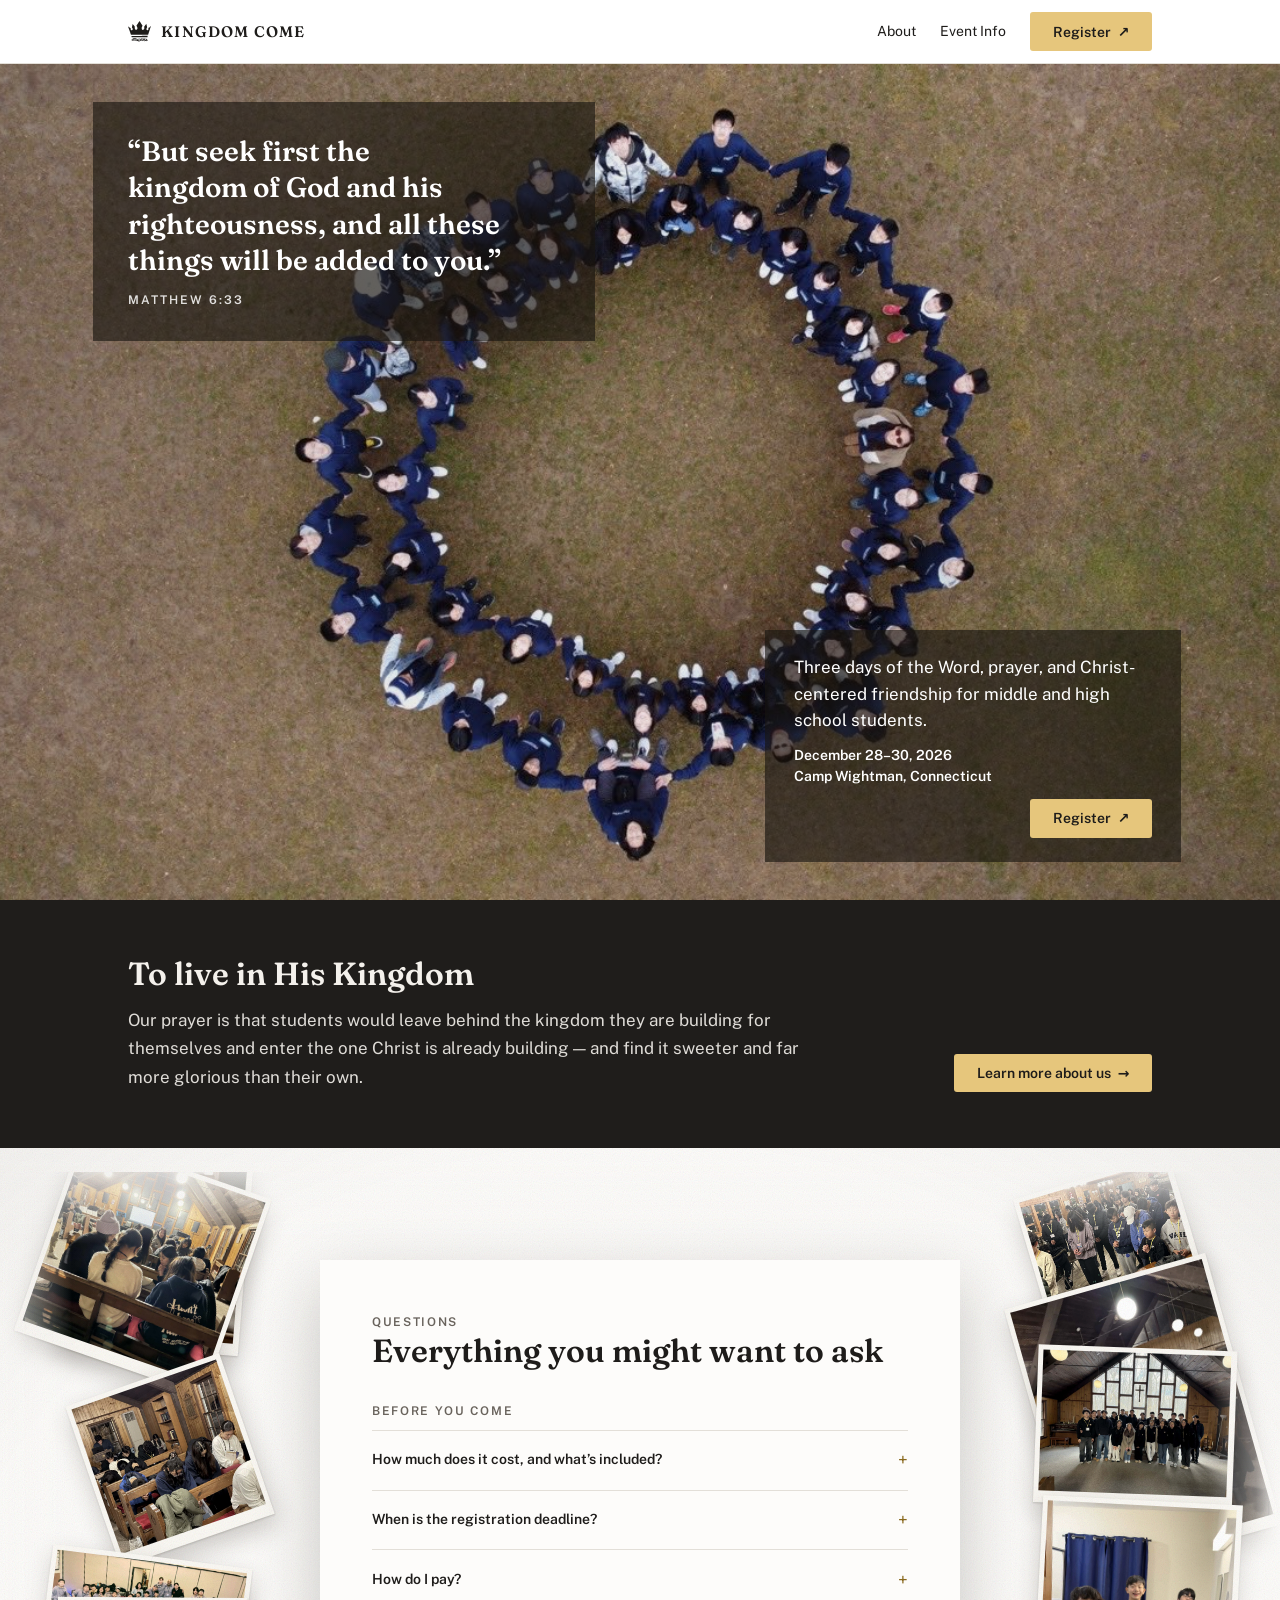
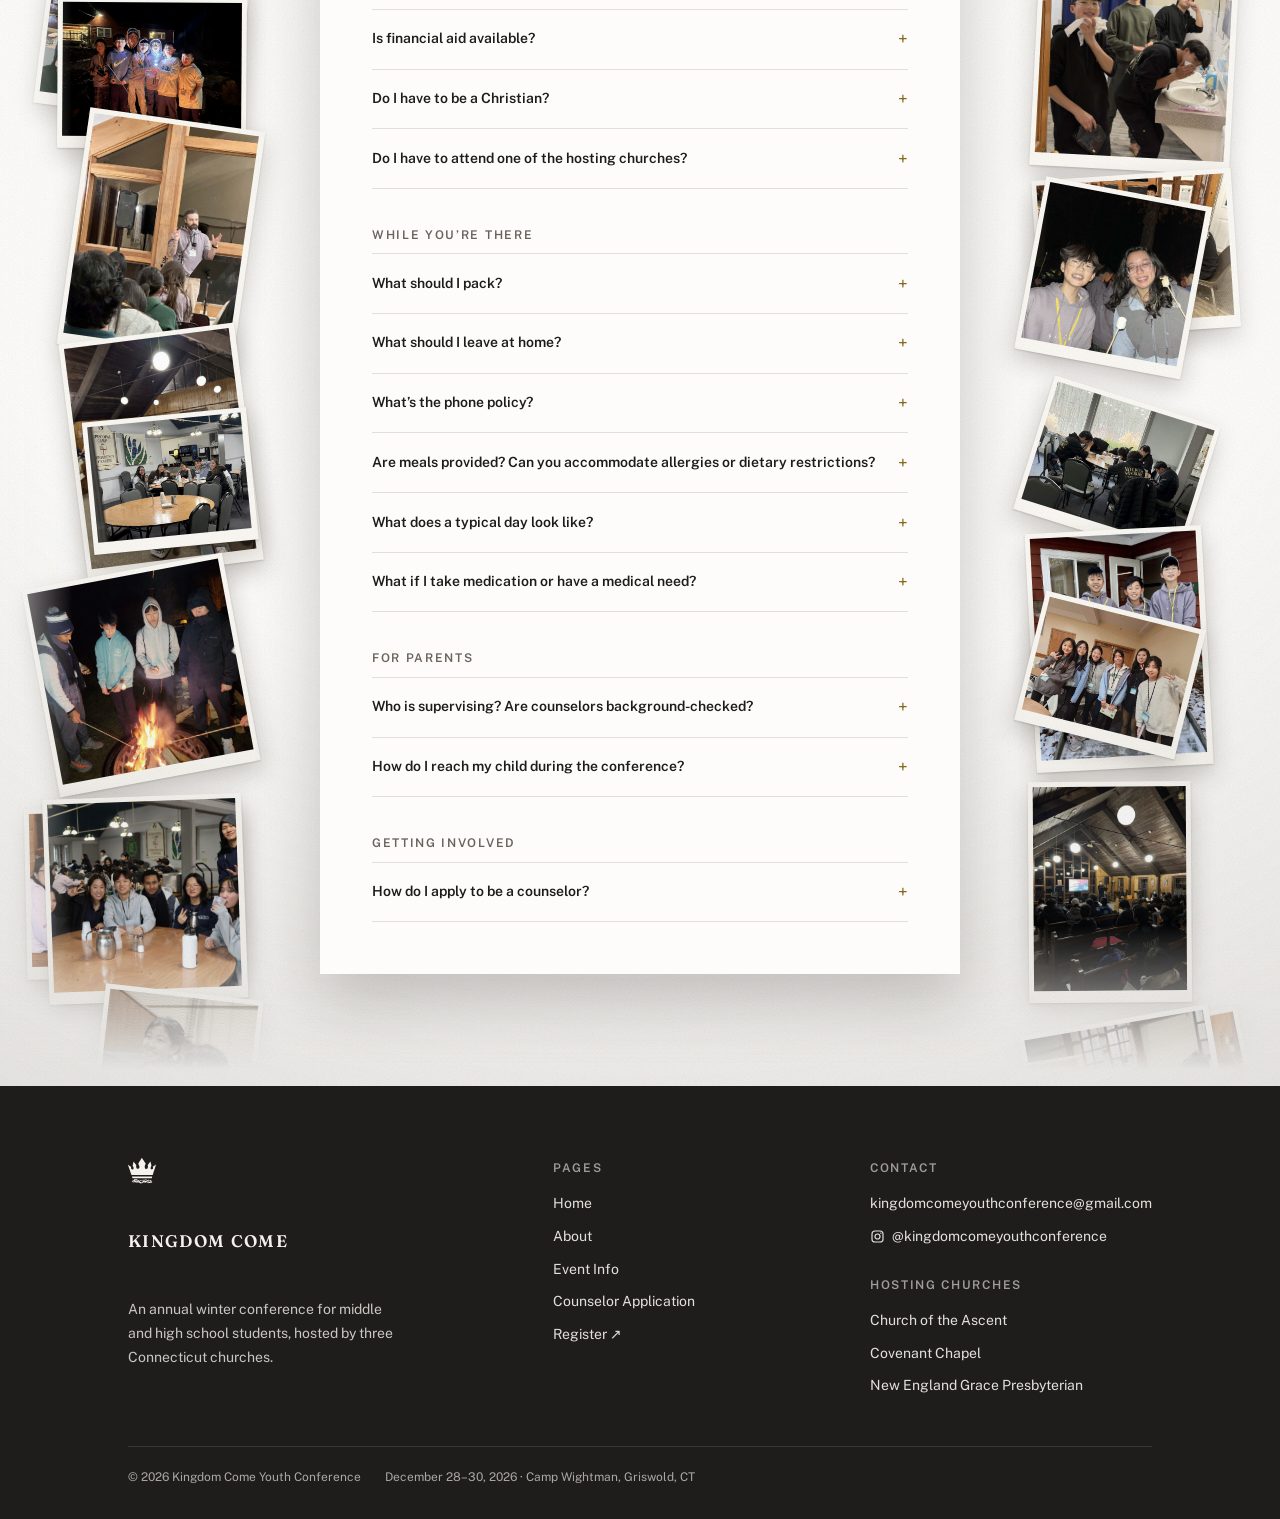
<file: index.html>
<!DOCTYPE html>
<html lang="en">

<head>
  <meta charset="utf-8">
  <meta name="viewport" content="width=device-width, initial-scale=1, viewport-fit=cover">
  <title>Kingdom Come Youth Conference</title>
  <meta name="description"
    content="An annual winter conference for middle and high school students. December 28–30, 2026 at Camp Wightman in Griswold, Connecticut.">
  <link rel="icon" href="/assets/favicon.svg" type="image/svg+xml">
  <link rel="apple-touch-icon" href="/assets/apple-touch-icon.png">
  <link rel="preconnect" href="https://fonts.googleapis.com">
  <link rel="preconnect" href="https://fonts.gstatic.com" crossorigin>
  <link rel="stylesheet"
    href="https://fonts.googleapis.com/css2?family=Fraunces:opsz,wght,SOFT,WONK@9..144,400..700,0..100,0..1&family=Public+Sans:wght@400;600&display=swap">
  <link rel="stylesheet" href="/css/site.css">
</head>

<body>
  <a class="skip" href="#main">Skip to content</a>

  <header class="site-header">
    <div class="wrap">
      <a class="brand" href="/">
        <span class="crown-mark brand-crown" aria-hidden="true"></span>
        <span class="brand-word">Kingdom Come</span>
      </a>
      <nav class="nav" aria-label="Primary">
        <a class="nav-link" href="/about.html">About</a>
        <a class="nav-link" href="/event.html">Event Info</a>
        <!-- TODO: this is the 2025 JotForm. Swap for the 2026 form when it exists. -->
        <a class="btn btn--accent" href="https://form.jotform.com/262598388114165" target="_blank"
          rel="noopener">Register <span aria-hidden="true">&#8599;</span></a>
      </nav>
      <button class="menu-toggle" id="menu-toggle" aria-expanded="false" aria-controls="menu-overlay">
        <span class="bars" aria-hidden="true"></span>
        <span class="visually-hidden">Menu</span>
      </button>
    </div>
  </header>

  <div class="overlay" id="menu-overlay" hidden>
    <button class="overlay-close" id="menu-close" aria-label="Close menu">&times;</button>
    <a href="/">Home</a>
    <a href="/about.html">About</a>
    <a href="/event.html">Event Info</a>
    <a class="btn btn--accent" href="https://form.jotform.com/262598388114165" target="_blank" rel="noopener">Register
      <span aria-hidden="true">&#8599;</span></a>
    <a class="overlay-small" href="/apply/">Counselor Application</a>
  </div>

  <main id="main">

    <section class="hero">
      <div class="hero-slides" aria-hidden="true">
        <div class="hero-slide" data-active><img src="/assets/photos/hero-1-1920.jpg"
            srcset="/assets/photos/hero-1-1280.jpg 1280w, /assets/photos/hero-1-1920.jpg 1920w, /assets/photos/hero-1-2560.jpg 2560w"
            sizes="100vw" alt="" fetchpriority="high"></div>
        <div class="hero-slide"><img src="/assets/photos/hero-2-1920.jpg"
            srcset="/assets/photos/hero-2-1280.jpg 1280w, /assets/photos/hero-2-1920.jpg 1920w, /assets/photos/hero-2-2560.jpg 2560w"
            sizes="100vw" alt="" fetchpriority="low" decoding="async"></div>
        <div class="hero-slide"><img src="/assets/photos/hero-3-1920.jpg"
            srcset="/assets/photos/hero-3-1280.jpg 1280w, /assets/photos/hero-3-1920.jpg 1920w, /assets/photos/hero-3-2560.jpg 2560w"
            sizes="100vw" alt="" fetchpriority="low" decoding="async"></div>
        <div class="hero-slide"><img src="/assets/photos/hero-4-1920.jpg"
            srcset="/assets/photos/hero-4-1280.jpg 1280w, /assets/photos/hero-4-1920.jpg 1920w, /assets/photos/hero-4-2560.jpg 2560w"
            sizes="100vw" alt="" fetchpriority="low" decoding="async"></div>
        <div class="hero-slide"><img src="/assets/photos/hero-5-1920.jpg"
            srcset="/assets/photos/hero-5-1280.jpg 1280w, /assets/photos/hero-5-1920.jpg 1920w"
            sizes="100vw" alt="" fetchpriority="low" decoding="async"></div>
      </div>

      <div class="hero-inner">
        <div class="hero-lede">
          <h1 class="verse">&ldquo;But seek first the kingdom of God and his righteousness, and all these things will be
            added to you.&rdquo;</h1>
          <p class="verse-ref">Matthew 6:33</p>
        </div>

        <div class="hero-facts">
          <p class="hero-meta">Three days of the Word, prayer, and Christ-centered friendship for middle and high
            school students.</p>
          <p class="hero-when">December 28&ndash;30, 2026<br>Camp Wightman, Connecticut</p>
          <a class="btn btn--accent" href="https://form.jotform.com/262598388114165" target="_blank" rel="noopener">
            Register <span aria-hidden="true">&#8599;</span></a>
        </div>
      </div>
      </section>



    <!-- The home page's one ink band, which is what stops the hero and the FAQ
         from running together: the FAQ floor is --paper and the prints lie on it,
         so a paper section above it reads as the same blank surface continuing.
         Ink gives the floor an edge to start from. DESIGN.md caps bands at two a
         page; this and the footer are the two. -->
    <section class="band band--intro">
      <div class="wrap">
        <div class="band-text">
          <h2 class="h2">To live in His Kingdom</h2>
          <p class="band-lede">Our prayer is that students would leave behind the kingdom they are building for
            themselves and enter the one Christ is already building &mdash; and find it sweeter and far more glorious
            than their own.</p>
        </div>
        <a class="btn btn--onband" href="/about.html">Learn more about us <span
            aria-hidden="true">&rarr;</span></a>
      </div>
    </section>

    <section class="section faq-scene" id="faq">
      <div class="faq-scatter" aria-hidden="true">
        <figure class="snap" style="--side:-1;--off:30.64rem;--y:3.3rem;--r:4.7deg;--w:13.5rem;--ar:3 / 4"><img src="/assets/photos/collage-1.jpg" alt="" loading="lazy"></figure>
        <figure class="snap" style="--side:1;--off:18.99rem;--y:4.2rem;--r:-16.6deg;--w:11.9rem;--ar:4 / 3"><img src="/assets/photos/collage-2.jpg" alt="" loading="lazy"></figure>
        <figure class="snap" style="--side:-1;--off:11.68rem;--y:5.8rem;--r:19.1deg;--w:14.8rem;--ar:1"><img src="/assets/photos/collage-3.jpg" alt="" loading="lazy"></figure>
        <figure class="snap" style="--side:1;--off:12.41rem;--y:15.3rem;--r:-15.7deg;--w:15.4rem;--ar:3 / 4"><img src="/assets/photos/collage-4.jpg" alt="" loading="lazy"></figure>
        <figure class="snap" style="--side:1;--off:30.67rem;--y:15.9rem;--r:2.1deg;--w:14.6rem;--ar:4 / 3"><img src="/assets/photos/collage-5.jpg" alt="" loading="lazy"></figure>
        <figure class="snap" style="--side:-1;--off:19.63rem;--y:18.0rem;--r:-19.1deg;--w:12.0rem;--ar:1"><img src="/assets/photos/collage-6.jpg" alt="" loading="lazy"></figure>
        <figure class="snap" style="--side:1;--off:20.83rem;--y:28.9rem;--r:3.0deg;--w:14.7rem;--ar:3 / 4"><img src="/assets/photos/collage-7.jpg" alt="" loading="lazy"></figure>
        <figure class="snap" style="--side:-1;--off:9.88rem;--y:29.0rem;--r:7.2deg;--w:14.8rem;--ar:4 / 3"><img src="/assets/photos/collage-8.jpg" alt="" loading="lazy"></figure>
        <figure class="snap" style="--side:-1;--off:29.53rem;--y:31.3rem;--r:0.4deg;--w:13.9rem;--ar:4 / 3"><img src="/assets/photos/collage-9.jpg" alt="" loading="lazy"></figure>
        <figure class="snap" style="--side:-1;--off:20.64rem;--y:41.6rem;--r:8.1deg;--w:13.0rem;--ar:3 / 4"><img src="/assets/photos/collage-10.jpg" alt="" loading="lazy"></figure>
        <figure class="snap" style="--side:1;--off:30.29rem;--y:42.6rem;--r:-3.8deg;--w:14.7rem;--ar:4 / 3"><img src="/assets/photos/collage-11.jpg" alt="" loading="lazy"></figure>
        <figure class="snap" style="--side:1;--off:9.07rem;--y:44.1rem;--r:10.6deg;--w:12.4rem;--ar:1"><img src="/assets/photos/collage-12.jpg" alt="" loading="lazy"></figure>
        <figure class="snap" style="--side:-1;--off:9.34rem;--y:55.0rem;--r:-7.2deg;--w:13.0rem;--ar:3 / 4"><img src="/assets/photos/collage-13.jpg" alt="" loading="lazy"></figure>
        <figure class="snap" style="--side:1;--off:20.33rem;--y:56.0rem;--r:17.4deg;--w:12.8rem;--ar:4 / 3"><img src="/assets/photos/collage-14.jpg" alt="" loading="lazy"></figure>
        <figure class="snap" style="--side:-1;--off:29.05rem;--y:56.8rem;--r:-5.5deg;--w:12.1rem;--ar:4 / 3"><img src="/assets/photos/collage-15.jpg" alt="" loading="lazy"></figure>
        <figure class="snap" style="--side:1;--off:8.73rem;--y:67.3rem;--r:-3.0deg;--w:13.0rem;--ar:3 / 4"><img src="/assets/photos/collage-16.jpg" alt="" loading="lazy"></figure>
        <figure class="snap" style="--side:1;--off:29.45rem;--y:68.9rem;--r:14.0deg;--w:12.1rem;--ar:4 / 3"><img src="/assets/photos/collage-17.jpg" alt="" loading="lazy"></figure>
        <figure class="snap" style="--side:-1;--off:21.54rem;--y:68.9rem;--r:-10.6deg;--w:15.0rem;--ar:1"><img src="/assets/photos/collage-18.jpg" alt="" loading="lazy"></figure>
        <figure class="snap" style="--side:1;--off:17.81rem;--y:82.5rem;--r:-0.4deg;--w:12.0rem;--ar:3 / 4"><img src="/assets/photos/collage-19.jpg" alt="" loading="lazy"></figure>
        <figure class="snap" style="--side:-1;--off:9.34rem;--y:82.5rem;--r:-1.3deg;--w:15.8rem;--ar:4 / 3"><img src="/assets/photos/collage-20.jpg" alt="" loading="lazy"></figure>
        <figure class="snap" style="--side:-1;--off:30.64rem;--y:82.9rem;--r:-2.1deg;--w:14.6rem;--ar:1"><img src="/assets/photos/collage-21.jpg" alt="" loading="lazy"></figure>
        <figure class="snap" style="--side:-1;--off:18.42rem;--y:95.4rem;--r:6.4deg;--w:11.7rem;--ar:3 / 4"><img src="/assets/photos/collage-22.jpg" alt="" loading="lazy"></figure>
        <figure class="snap" style="--side:1;--off:10.34rem;--y:96.2rem;--r:-11.5deg;--w:15.9rem;--ar:4 / 3"><img src="/assets/photos/collage-23.jpg" alt="" loading="lazy"></figure>
        <figure class="snap" style="--side:1;--off:31.26rem;--y:96.6rem;--r:-9.8deg;--w:14.1rem;--ar:1"><img src="/assets/photos/collage-24.jpg" alt="" loading="lazy"></figure>
        <figure class="snap" style="--side:1;--off:21.75rem;--y:108.7rem;--r:20.0deg;--w:15.0rem;--ar:4 / 3"><img src="/assets/photos/collage-25.jpg" alt="" loading="lazy"></figure>
        <figure class="snap" style="--side:-1;--off:9.60rem;--y:109.0rem;--r:13.2deg;--w:12.3rem;--ar:4 / 3"><img src="/assets/photos/collage-26.jpg" alt="" loading="lazy"></figure>
        <figure class="snap" style="--side:-1;--off:29.62rem;--y:109.3rem;--r:9.8deg;--w:13.4rem;--ar:4 / 3"><img src="/assets/photos/collage-27.jpg" alt="" loading="lazy"></figure>
        <figure class="snap" style="--side:1;--off:28.55rem;--y:119.6rem;--r:-4.7deg;--w:12.1rem;--ar:4 / 3"><img src="/assets/photos/collage-28.jpg" alt="" loading="lazy"></figure>
        <figure class="snap" style="--side:1;--off:10.87rem;--y:120.3rem;--r:-14.9deg;--w:14.3rem;--ar:4 / 3"><img src="/assets/photos/collage-29.jpg" alt="" loading="lazy"></figure>
        <figure class="snap" style="--side:-1;--off:20.39rem;--y:121.8rem;--r:-8.9deg;--w:15.9rem;--ar:3 / 4"><img src="/assets/photos/collage-30.jpg" alt="" loading="lazy"></figure>
      </div>

      <div class="wrap">
        <div class="faq-panel">
          <p class="eyebrow">Questions</p>
            <h2 class="h2">Everything you might want to ask</h2>

            <div class="faq-group">
              <span class="eyebrow">Before you come</span>
              <details class="faq">
                <summary>How much does it cost, and what&rsquo;s included?</summary>
                <p>$250 per student, which covers lodging, all meals at the retreat center, and conference apparel.
                  This cost is tentative and subject to change.</p>
              </details>
              <details class="faq">
                <summary>When is the registration deadline?</summary>
                <p>Registration closes December 13, 2026.</p>
              </details>
              <details class="faq">
                <summary>How do I pay?</summary>
                <p>Make your check payable to your own church or the church of the pastor who invited you. Your
                  church will reach out to collect your payment and provide further details.</p>
              </details>
              <details class="faq">
                <summary>Is financial aid available?</summary>
                <p>There is no official financial aid application, but please reach out to <a href="mailto:kingdomcomeyouthconference@gmail.com">kingdomcomeyouthconference@gmail.com</a> if finances are a barrier for attendance.</p>
              </details>
              <details class="faq">
                <summary>Do I have to be a Christian?</summary>
                <p>No! If you are not Christian, we hope you come curious to learn more about our love for
                  Jesus Christ and why we are committed to following Him.</p>
              </details>
              <details class="faq">
                <summary>Do I have to attend one of the hosting churches?</summary>
                <p>No. This conference is open to members of any church.</p>
              </details>
            </div>

            <div class="faq-group">
              <span class="eyebrow">While you&rsquo;re there</span>
              <details class="faq">
                <summary>What should I pack?</summary>
                <p>Warm layers, a sleeping bag and pillow, toiletries, a Bible and a journal. The full checklist
                  is on the <a href="/event.html">Event Info</a> page; what to leave at home is the next question
                  below.</p>
              </details>
              <details class="faq">
                <summary>What should I leave at home?</summary>
                <p>Knives and weapons of any kind, gaming and music devices, matches and lighters, cigarettes
                  and e-cigarettes, and illegal drugs and alcohol are not permitted at the conference. We also
                  ask that students dress appropriately for the three days. Phones are handled a little
                  differently &mdash; see below.</p>
              </details>
              <details class="faq">
                <summary>What&rsquo;s the phone policy?</summary>
                <p>Students who bring a cell phone will hand it to their pastor at the start, and it is kept safe
                  until the end of the retreat. Parents and students who need to reach each other can do so through
                  a leader&rsquo;s phone or the retreat center.</p>
              </details>
              <details class="faq">
                <summary>Are meals provided? Can you accommodate allergies or dietary restrictions?</summary>
                <p>Yes, meals are provided. We will try our best to accommodate allergies and/or dietary restrictions, but please be sure to specify any on the registration form.</p>
              </details>
              <details class="faq">
                <summary>What does a typical day look like?</summary>
                <p>The schedule will be posted on the <a href="/event.html">Event Info</a> page once it&rsquo;s set.</p>
              </details>
              <details class="faq">
                <summary>What if I take medication or have a medical need?</summary>
                <p>Please specify on the registration form. Bring medication and anything else you might need.</p>
              </details>
            </div>

            <div class="faq-group">
              <span class="eyebrow">For parents</span>
              <details class="faq">
                <summary>Who is supervising? Are counselors background-checked?</summary>
                <p>College students, graduate students, and young professionals. Counselors are screened through a formal application and selection process.</p>
              </details>
              <details class="faq">
                <summary>How do I reach my child during the conference?</summary>
                <p>Feel free to email
                  <a href="mailto:kingdomcomeyouthconference@gmail.com">kingdomcomeyouthconference@gmail.com</a>
                  at any point during the three days, or reach out to your student&rsquo;s pastor directly if you
                  attend one of the hosting churches. Phones are handed in at the start, so a leader is the
                  fastest route to your child.</p>
              </details>
            </div>

            <div class="faq-group">
              <span class="eyebrow">Getting involved</span>
              <details class="faq">
                <summary>How do I apply to be a counselor?</summary>
                <p>Through the <a href="/apply/">counselor application</a>. It takes about fifteen minutes, and it also
                  asks for a pastoral reference. Applications close October 31, 2026.</p>
              </details>
            </div>
          </div>

      </div>
    </section>

  </main>

  <footer class="site-footer">
    <div class="wrap">
      <div class="footer-grid">
        <div class="footer-brand">
          <span class="crown-mark brand-crown" aria-hidden="true"></span>
          <span class="brand-word">Kingdom Come</span>
          <p>An annual winter conference for middle and high school students, hosted by three Connecticut churches.</p>
        </div>

        <nav class="footer-col" aria-label="Footer">
          <span class="eyebrow">Pages</span>
          <a href="/">Home</a>
          <a href="/about.html">About</a>
          <a href="/event.html">Event Info</a>
          <a href="/apply/">Counselor Application</a>
          <a href="https://form.jotform.com/262598388114165" target="_blank" rel="noopener">Register &#8599;</a>
        </nav>

        <div class="footer-col">
          <span class="eyebrow">Contact</span>
          <a href="mailto:kingdomcomeyouthconference@gmail.com">kingdomcomeyouthconference@gmail.com</a>
          <a class="with-icon" href="https://www.instagram.com/kingdomcomeyouthconference/" target="_blank"
            rel="noopener"><svg viewBox="0 0 24 24" width="15" height="15" fill="none" stroke="currentColor"
              stroke-width="1.9" aria-hidden="true"><rect x="3.2" y="3.2" width="17.6" height="17.6" rx="5"></rect>
              <circle cx="12" cy="12" r="4"></circle>
              <circle cx="17.4" cy="6.6" r="1.1" fill="currentColor" stroke="none"></circle>
            </svg>@kingdomcomeyouthconference</a>
          <span class="eyebrow eyebrow--second">Hosting churches</span>
          <a href="https://ascentnewhaven.org/" target="_blank" rel="noopener">Church of the Ascent</a>
          <a href="https://covenantchapelct.com" target="_blank" rel="noopener">Covenant Chapel</a>
          <a href="https://www.gracefellowshipct.com/" target="_blank" rel="noopener">New England Grace Presbyterian</a>
        </div>
      </div>

      <div class="colophon">
        <span>&copy; <span id="year">2026</span> Kingdom Come Youth Conference</span>
        <span>December 28&ndash;30, 2026 &middot; Camp Wightman, Griswold, CT</span>
      </div>
    </div>
  </footer>

  <script src="/js/site.js"></script>
</body>

</html>
</file>
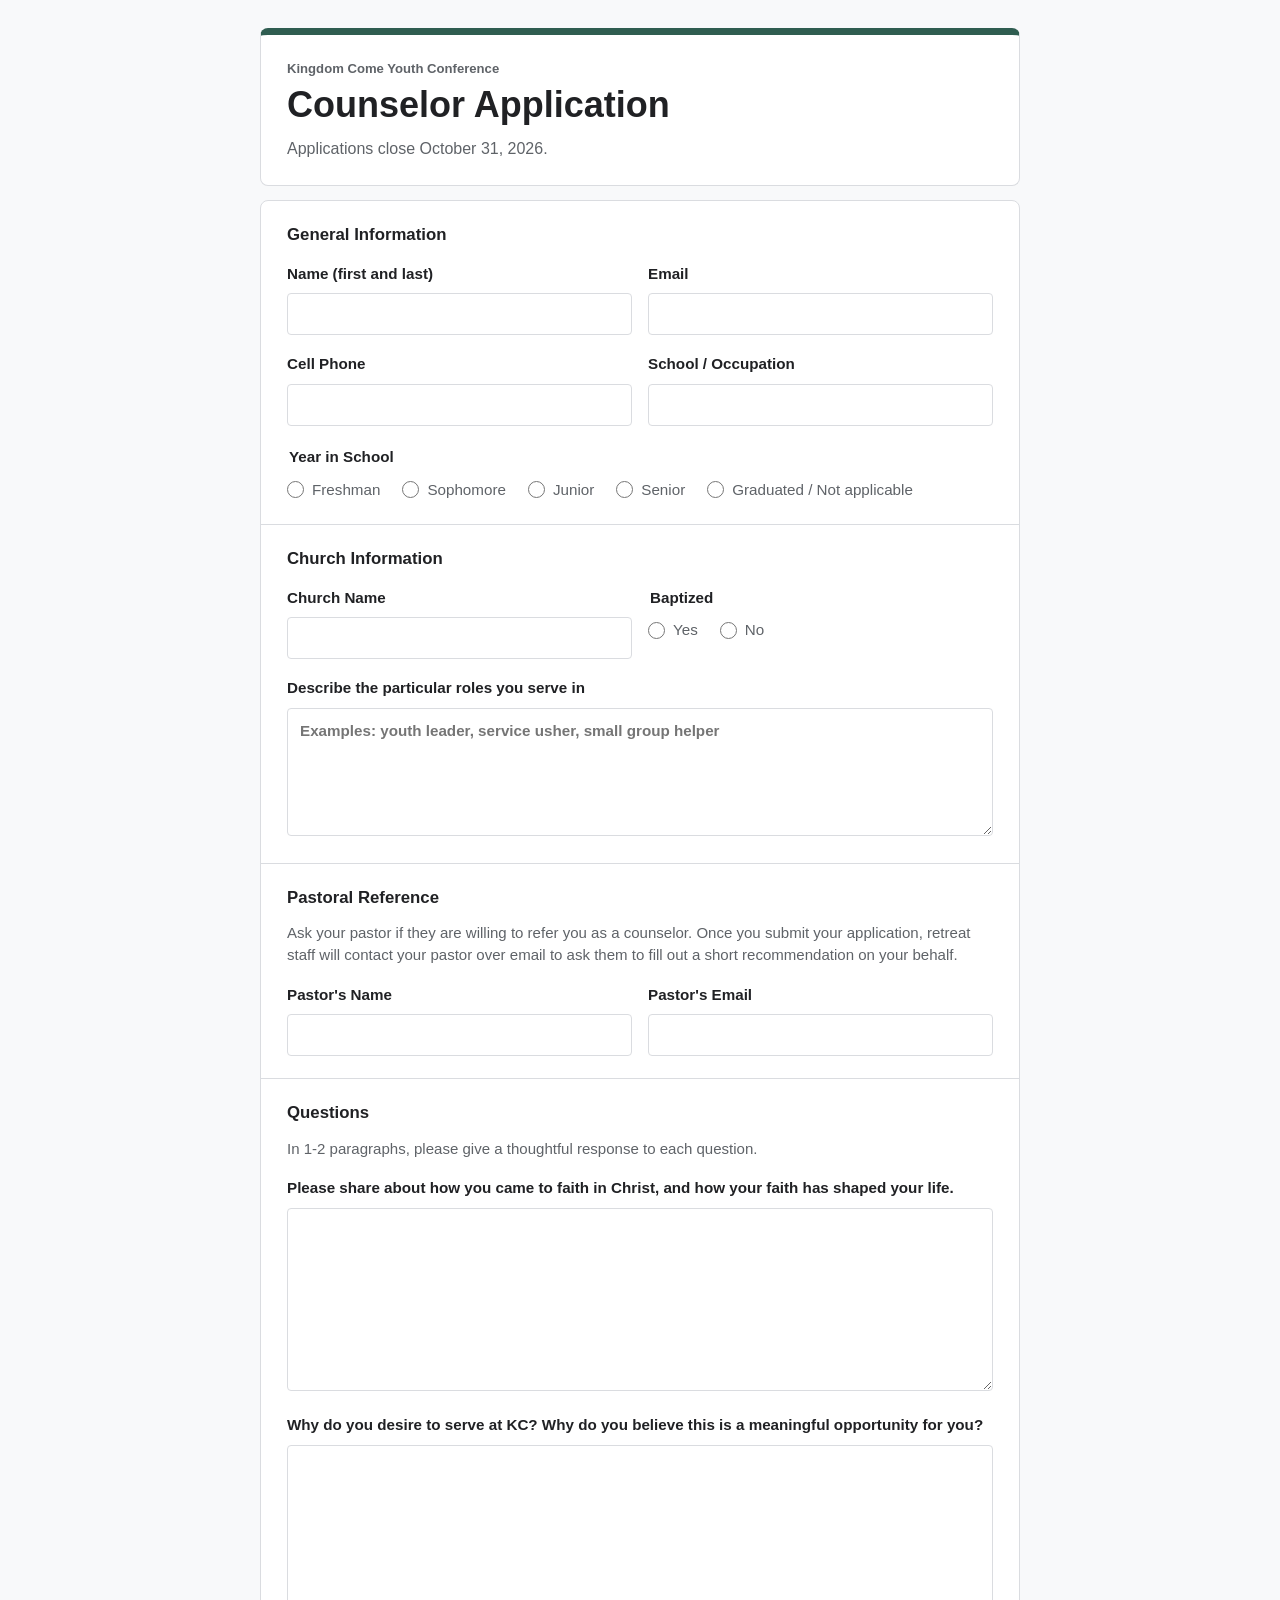
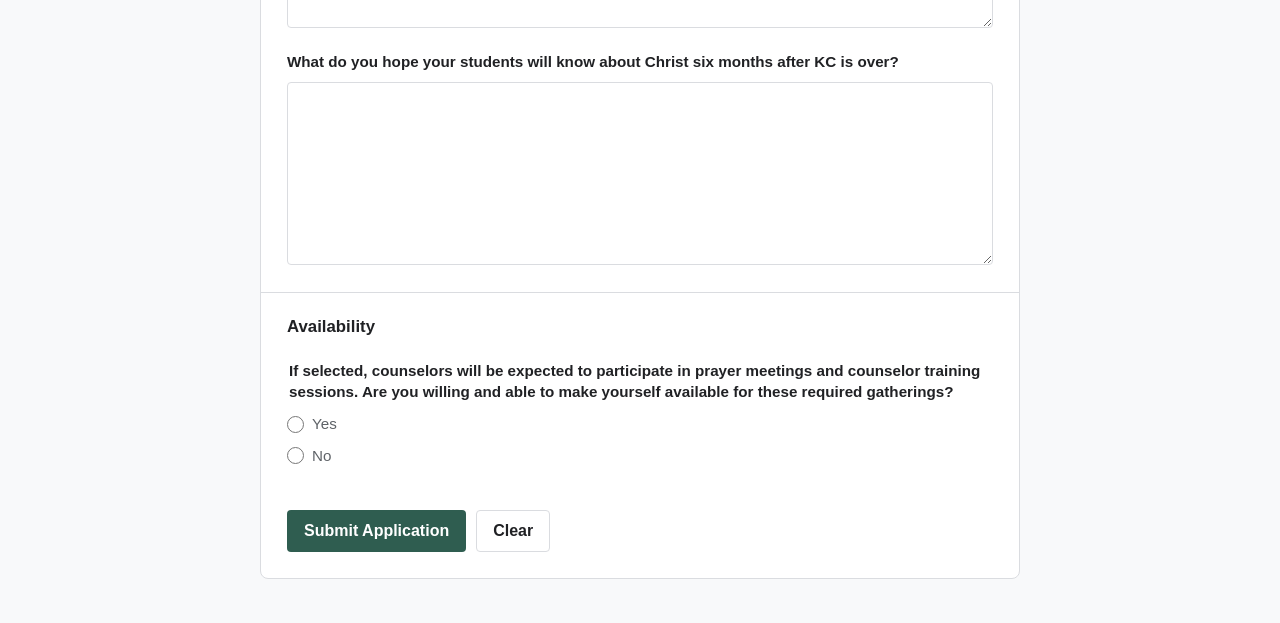
<file: apply/index.html>
<!doctype html>
<html lang="en">
  <head>
    <meta charset="utf-8" />
    <meta name="viewport" content="width=device-width, initial-scale=1" />
    <title>Kingdom Come Youth Conference Counselor Application</title>
    <meta
      name="description"
      content="Counselor application for Kingdom Come Youth Conference."
    />
    <link rel="stylesheet" href="styles.css" />
  </head>
  <body data-page="applicant">
    <main class="page">
      <header class="page-header">
        <p class="kicker">Kingdom Come Youth Conference</p>
        <h1>Counselor Application</h1>
        <p>Applications close October 31, 2026.</p>
      </header>

      <form id="applicant-form" class="application-form" data-form-type="Counselor Application">
        <section>
          <h2>General Information</h2>
          <div class="field-grid">
            <label>
              Name (first and last)
              <input name="Name" autocomplete="name" required />
            </label>
            <label>
              Email
              <input name="Email" type="email" autocomplete="email" required />
            </label>
            <label>
              Cell Phone
              <input name="Cell Phone" type="tel" autocomplete="tel" required />
            </label>
            <label>
              School / Occupation
              <input name="School/Occupation" required />
            </label>
          </div>

          <fieldset>
            <legend>Year in School</legend>
            <div class="choice-list inline year-options">
              <label><input type="radio" name="Year in School" value="Freshman" required /> Freshman</label>
              <label><input type="radio" name="Year in School" value="Sophomore" /> Sophomore</label>
              <label><input type="radio" name="Year in School" value="Junior" /> Junior</label>
              <label><input type="radio" name="Year in School" value="Senior" /> Senior</label>
              <label><input type="radio" name="Year in School" value="Graduated / Not applicable" /> Graduated / Not applicable</label>
            </div>
          </fieldset>

          <div class="notice" id="seminar-section" hidden>
            <p>
              Upperclassmen, graduates, and other eligible applicants are invited to
              propose a seminar that helps youth group students think more deeply about
              certain aspects of living for God's Kingdom as Christian disciples. Every
              potential lecturer must have their manuscript reviewed.
            </p>
            <fieldset>
              <legend>Would you be interested in teaching a seminar?</legend>
              <div class="choice-list inline">
                <label><input type="radio" name="Interested in Teaching Seminar" value="Yes" /> Yes</label>
                <label><input type="radio" name="Interested in Teaching Seminar" value="No" /> No</label>
              </div>
            </fieldset>
            <div id="seminar-proposal-fields" hidden>
              <label>
                Seminar Title
                <input
                  name="Seminar Title"
                  placeholder="What Are We Living For: Reimagining the Purpose of a College Education"
                />
              </label>
              <label>
                Seminar Abstract
                <textarea
                  name="Seminar Abstract"
                  rows="6"
                  placeholder="Please provide an abstract of one or two paragraphs."
                ></textarea>
              </label>
              <p class="small-copy">
                If your proposal is selected, you must provide a rough draft of your
                manuscript or lesson for pastoral review.
              </p>
            </div>
          </div>
        </section>

        <section>
          <h2>Church Information</h2>
          <div class="field-grid">
            <label>
              Church Name
              <input name="Church Name" required />
            </label>
            <fieldset>
              <legend>Baptized</legend>
              <div class="choice-list inline">
                <label><input type="radio" name="Baptized" value="Yes" required /> Yes</label>
                <label><input type="radio" name="Baptized" value="No" /> No</label>
              </div>
            </fieldset>
          </div>
          <label>
            Describe the particular roles you serve in
            <textarea
              name="Church Roles"
              rows="4"
              placeholder="Examples: youth leader, service usher, small group helper"
              required
            ></textarea>
          </label>
        </section>

        <section>
          <h2>Pastoral Reference</h2>
          <p class="small-copy">
            Ask your pastor if they are willing to refer you as a counselor. Once you submit your application, retreat staff will contact your pastor over email to ask them to fill out a short recommendation on your behalf.
          </p>
          <div class="field-grid">
            <label>
              Pastor's Name
              <input name="Pastor's Name" required />
            </label>
            <label>
              Pastor's Email
              <input name="Pastor's Email" type="email" required />
            </label>
          </div>
        </section>

        <section>
          <h2>Questions</h2>
          <p class="small-copy">
            In 1-2 paragraphs, please give a thoughtful response to each question.
          </p>
          <label>
            Please share about how you came to faith in Christ, and how your faith has shaped your life.
            <textarea name="Faith Testimony" rows="7" required></textarea>
          </label>
          <label>
            Why do you desire to serve at KC? Why do you believe this is a meaningful opportunity for you?
            <textarea name="Desire to Serve" rows="7" required></textarea>
          </label>
          <label>
            What do you hope your students will know about Christ six months after KC is over?
            <textarea name="Hope for Students" rows="7" required></textarea>
          </label>
        </section>

        <section>
          <h2>Availability</h2>
          <fieldset>
            <legend>
              If selected, counselors will be expected to participate in prayer meetings
              and counselor training sessions. Are you willing and able to make yourself
              available for these required gatherings?
            </legend>
            <div class="choice-list">
              <label><input type="radio" name="Available for Required Gatherings" value="Yes" required /> Yes</label>
              <label><input type="radio" name="Available for Required Gatherings" value="No" /> No</label>
            </div>
          </fieldset>
        </section>

        <div class="form-actions">
          <button class="primary-button" type="submit">Submit Application</button>
          <button class="secondary-button" type="reset">Clear</button>
        </div>
      </form>

      <section class="result-panel" id="result-panel" aria-live="polite" hidden>
        <p class="kicker">Status</p>
        <h2 id="result-title">Submitted</h2>
        <p id="result-copy"></p>
      </section>
    </main>

    <script src="app.js"></script>
  </body>
</html>
</file>
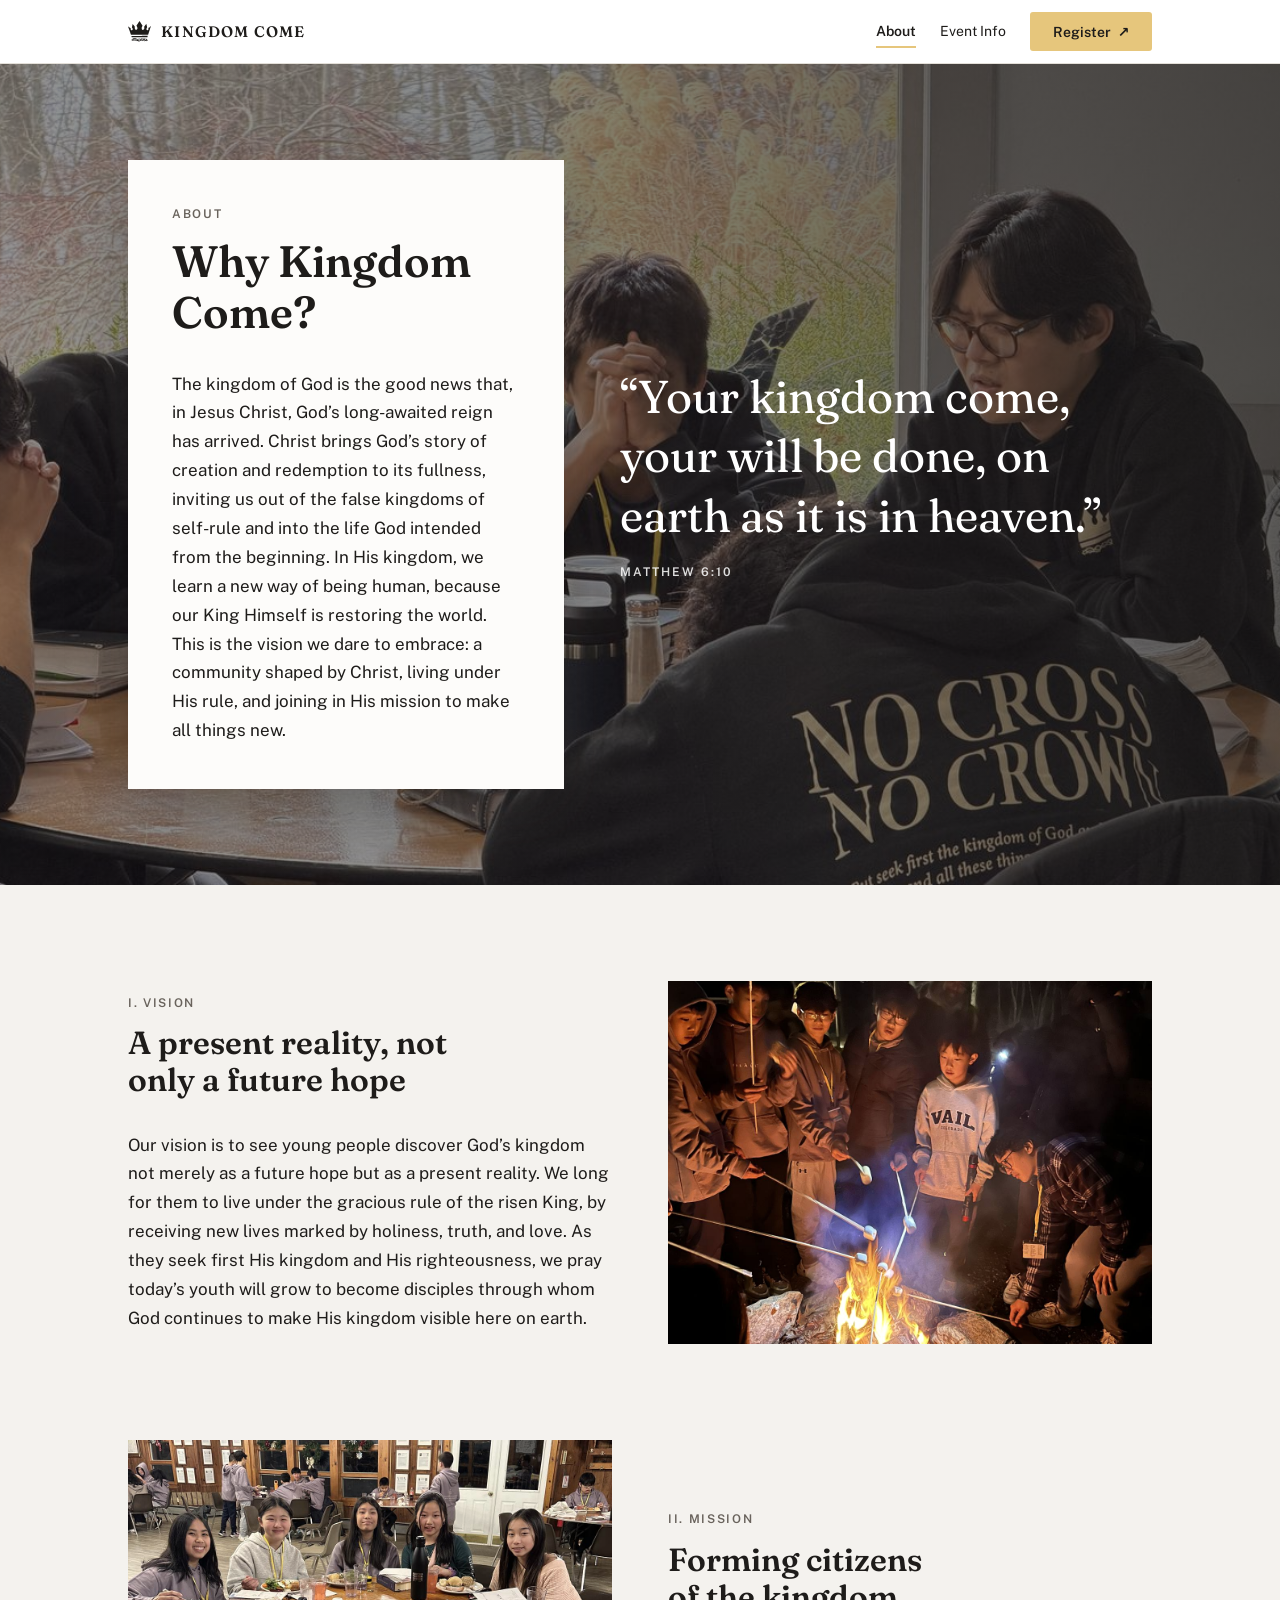
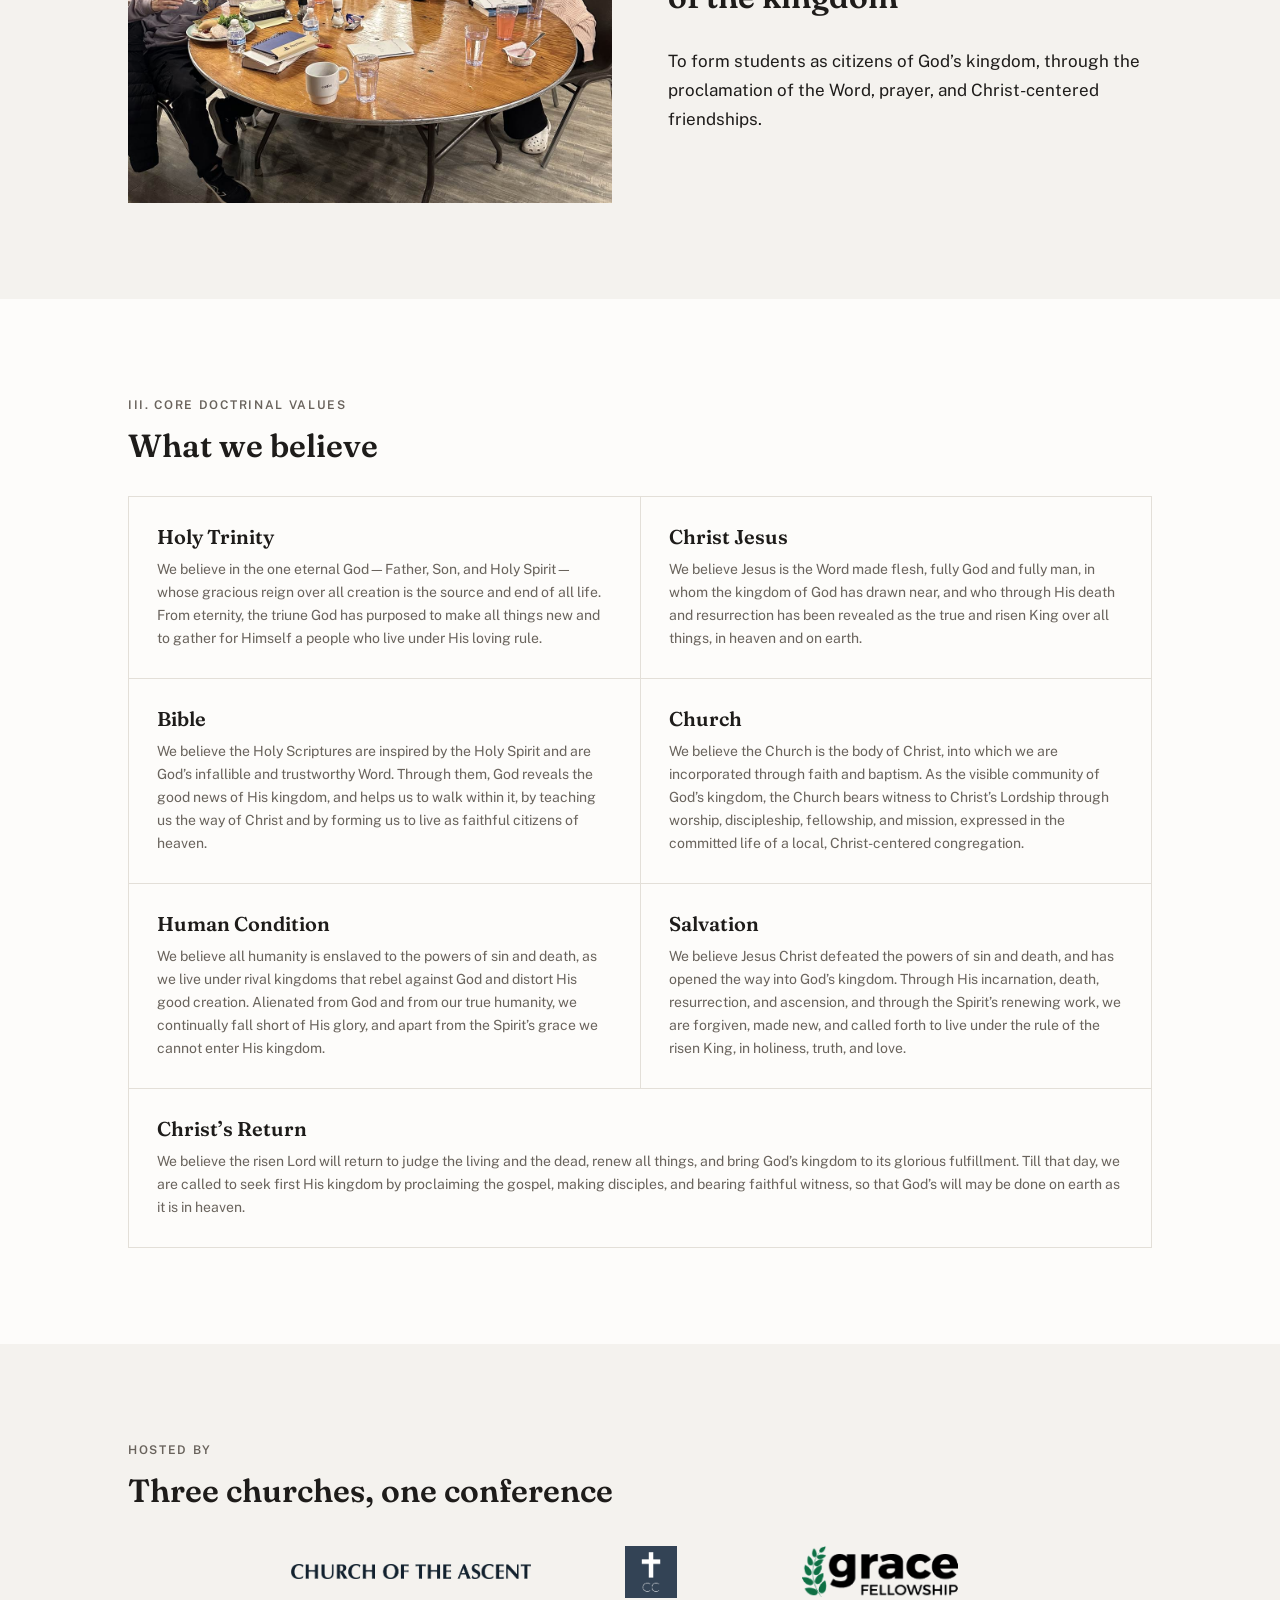
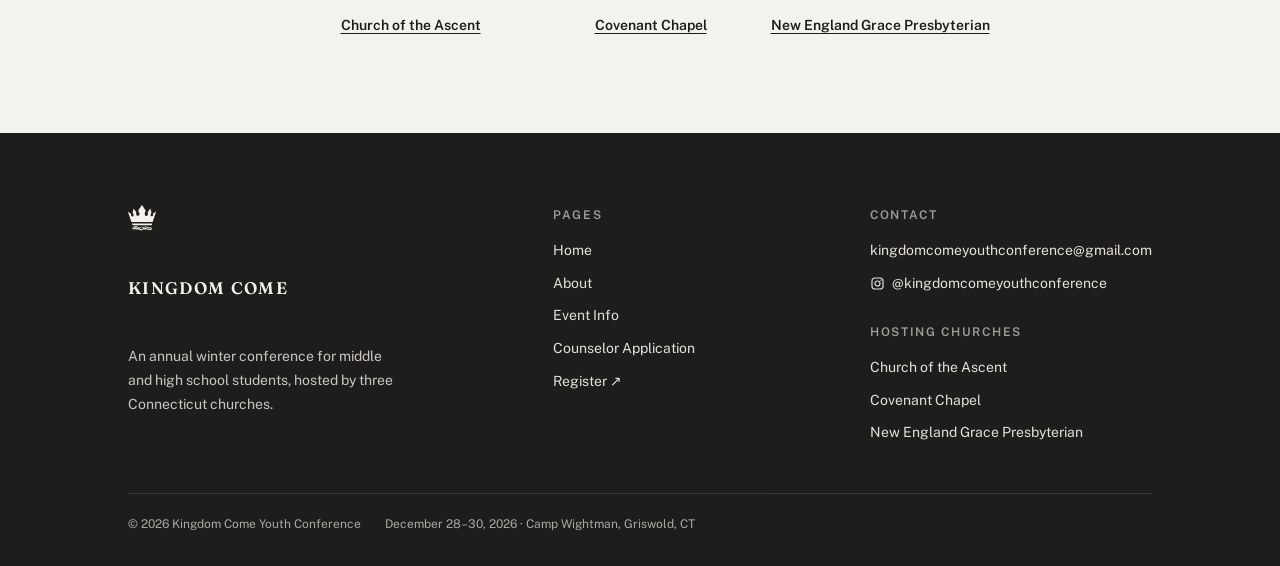
<file: about.html>
<!DOCTYPE html>
<html lang="en">

<head>
  <meta charset="utf-8">
  <meta name="viewport" content="width=device-width, initial-scale=1, viewport-fit=cover">
  <title>About &middot; Kingdom Come Youth Conference</title>
  <meta name="description" content="Why Kingdom Come: our vision, mission, and core doctrinal values, and the three Connecticut churches that host the conference.">
  <link rel="icon" href="/assets/favicon.svg" type="image/svg+xml">
  <link rel="apple-touch-icon" href="/assets/apple-touch-icon.png">
  <link rel="preconnect" href="https://fonts.googleapis.com">
  <link rel="preconnect" href="https://fonts.gstatic.com" crossorigin>
  <link rel="stylesheet"
    href="https://fonts.googleapis.com/css2?family=Fraunces:opsz,wght,SOFT,WONK@9..144,400..700,0..100,0..1&family=Public+Sans:wght@400;600&display=swap">
  <link rel="stylesheet" href="/css/site.css">
</head>

<body>
  <a class="skip" href="#main">Skip to content</a>

  <header class="site-header">
    <div class="wrap">
      <a class="brand" href="/">
        <span class="crown-mark brand-crown" aria-hidden="true"></span>
        <span class="brand-word">Kingdom Come</span>
      </a>
      <nav class="nav" aria-label="Primary">
        <a class="nav-link" aria-current="page" href="/about.html">About</a>
        <a class="nav-link" href="/event.html">Event Info</a>
        <!-- TODO: this is the 2025 JotForm. Swap for the 2026 form when it exists. -->
        <a class="btn btn--accent" href="https://form.jotform.com/262598388114165" target="_blank"
          rel="noopener">Register <span aria-hidden="true">&#8599;</span></a>
      </nav>
      <button class="menu-toggle" id="menu-toggle" aria-expanded="false" aria-controls="menu-overlay">
        <span class="bars" aria-hidden="true"></span>
        <span class="visually-hidden">Menu</span>
      </button>
    </div>
  </header>

  <div class="overlay" id="menu-overlay" hidden>
    <button class="overlay-close" id="menu-close" aria-label="Close menu">&times;</button>
    <a href="/">Home</a>
    <a href="/about.html">About</a>
    <a href="/event.html">Event Info</a>
    <a class="btn btn--accent" href="https://form.jotform.com/262598388114165" target="_blank" rel="noopener">Register
      <span aria-hidden="true">&#8599;</span></a>
    <a class="overlay-small" href="/apply/">Counselor Application</a>
  </div>

  <main id="main">

    <section class="intro-hero">
      <img class="intro-hero__img" src="/assets/photos/about-splash-1920.jpg"
          srcset="/assets/photos/about-splash-1280.jpg 1280w, /assets/photos/about-splash-1920.jpg 1920w, /assets/photos/about-splash-2560.jpg 2560w"
          sizes="100vw" alt="" fetchpriority="high">
      <div class="wrap intro-hero__grid">
        <div class="intro-hero__verse">
          <p class="verse">&ldquo;Your kingdom come, your will be done, on earth as it is in heaven.&rdquo;</p>
          <p class="verse-ref">Matthew 6:10</p>
        </div>
        <div class="intro-pane">
          <p class="eyebrow">About</p>
          <h1 class="h1 mt-sm">Why Kingdom Come?</h1>
          <div class="prose mt-lg">
            <p>The kingdom of God is the good news that, in Jesus Christ, God&rsquo;s long-awaited reign has arrived.
              Christ brings God&rsquo;s story of creation and redemption to its fullness, inviting us out of the false
              kingdoms of self-rule and into the life God intended from the beginning. In His kingdom, we learn a new
              way of being human, because our King Himself is restoring the world. This is the vision we dare to
              embrace: a community shaped by Christ, living under His rule, and joining in His mission to make all
              things new.</p>
          </div>
        </div>
      </div>
    </section>

    <section class="section section--sunk">
      <div class="wrap">

        <div class="media-row">
          <div class="media-row__text">
            <p class="eyebrow">I. Vision</p>
            <h2 class="h2 mt-sm">A present reality, not only a future hope</h2>
            <div class="prose mt-lg">
              <p>Our vision is to see young people discover God&rsquo;s kingdom not merely as a future hope but as a
                present reality. We long for them to live under the gracious rule of the risen King, by receiving new
                lives marked by holiness, truth, and love. As they seek first His kingdom and His righteousness, we pray
                today&rsquo;s youth will grow to become disciples through whom God continues to make His kingdom visible
                here on earth.</p>
            </div>
          </div>
          <div class="media-row__media">
            <img src="/assets/photos/vision.jpg" alt="Students during a session at the conference">
          </div>
        </div>

        <div class="media-row media-row--flip">
          <div class="media-row__text">
            <p class="eyebrow">II. Mission</p>
            <h2 class="h2 mt-sm">Forming citizens of the kingdom</h2>
            <div class="prose mt-lg">
              <p>To form students as citizens of God&rsquo;s kingdom, through the proclamation of the Word, prayer, and
                Christ-centered friendships.</p>
            </div>
          </div>
          <div class="media-row__media">
            <img src="/assets/photos/mission.jpg" alt="Students praying together">
          </div>
        </div>

      </div>
    </section>

    <section class="section">
      <div class="wrap">
        <p class="eyebrow">III. Core Doctrinal Values</p>
        <h2 class="h2 mt-sm">What we believe</h2>
        <div class="values">
          <div class="value">
            <h3>Holy Trinity</h3>
            <p>We believe in the one eternal God&mdash;Father, Son, and Holy Spirit&mdash;whose gracious reign over all creation is the source and end of all life. From eternity, the triune God has purposed to make all things new and to gather for Himself a people who live under His loving rule.</p>
          </div>
          <div class="value">
            <h3>Christ Jesus</h3>
            <p>We believe Jesus is the Word made flesh, fully God and fully man, in whom the kingdom of God has drawn near, and who through His death and resurrection has been revealed as the true and risen King over all things, in heaven and on earth.</p>
          </div>
          <div class="value">
            <h3>Bible</h3>
            <p>We believe the Holy Scriptures are inspired by the Holy Spirit and are God&rsquo;s infallible and trustworthy Word. Through them, God reveals the good news of His kingdom, and helps us to walk within it, by teaching us the way of Christ and by forming us to live as faithful citizens of heaven.</p>
          </div>
          <div class="value">
            <h3>Church</h3>
            <p>We believe the Church is the body of Christ, into which we are incorporated through faith and baptism. As the visible community of God&rsquo;s kingdom, the Church bears witness to Christ&rsquo;s Lordship through worship, discipleship, fellowship, and mission, expressed in the committed life of a local, Christ-centered congregation.</p>
          </div>
          <div class="value">
            <h3>Human Condition</h3>
            <p>We believe all humanity is enslaved to the powers of sin and death, as we live under rival kingdoms that rebel against God and distort His good creation. Alienated from God and from our true humanity, we continually fall short of His glory, and apart from the Spirit&rsquo;s grace we cannot enter His kingdom.</p>
          </div>
          <div class="value">
            <h3>Salvation</h3>
            <p>We believe Jesus Christ defeated the powers of sin and death, and has opened the way into God&rsquo;s kingdom. Through His incarnation, death, resurrection, and ascension, and through the Spirit&rsquo;s renewing work, we are forgiven, made new, and called forth to live under the rule of the risen King, in holiness, truth, and love.</p>
          </div>
          <div class="value">
            <h3>Christ&rsquo;s Return</h3>
            <p>We believe the risen Lord will return to judge the living and the dead, renew all things, and bring God&rsquo;s kingdom to its glorious fulfillment. Till that day, we are called to seek first His kingdom by proclaiming the gospel, making disciples, and bearing faithful witness, so that God&rsquo;s will may be done on earth as it is in heaven.</p>
          </div>
        </div>
      </div>
    </section>

    <section class="section section--sunk">
      <div class="wrap">
        <p class="eyebrow">Hosted by</p>
        <h2 class="h2 mt-sm">Three churches, one conference</h2>
        <div class="churches">
          <div class="church">
            <img src="/assets/photos/church-ascent.png" alt="">
            <a href="https://ascentnewhaven.org/" target="_blank" rel="noopener">Church of the Ascent</a>
          </div>
          <div class="church">
            <img src="/assets/photos/church-covenant.png" alt="">
            <a href="https://covenantchapelct.com" target="_blank" rel="noopener">Covenant Chapel</a>
          </div>
          <div class="church">
            <img src="/assets/photos/church-grace.png" alt="">
            <a href="https://www.gracefellowshipct.com/" target="_blank" rel="noopener">New England Grace
              Presbyterian</a>
          </div>
        </div>
      </div>
    </section>

  </main>

  <footer class="site-footer">
    <div class="wrap">
      <div class="footer-grid">
        <div class="footer-brand">
          <span class="crown-mark brand-crown" aria-hidden="true"></span>
          <span class="brand-word">Kingdom Come</span>
          <p>An annual winter conference for middle and high school students, hosted by three Connecticut churches.</p>
        </div>

        <nav class="footer-col" aria-label="Footer">
          <span class="eyebrow">Pages</span>
          <a href="/">Home</a>
          <a href="/about.html">About</a>
          <a href="/event.html">Event Info</a>
          <a href="/apply/">Counselor Application</a>
          <a href="https://form.jotform.com/262598388114165" target="_blank" rel="noopener">Register &#8599;</a>
        </nav>

        <div class="footer-col">
          <span class="eyebrow">Contact</span>
          <a href="mailto:kingdomcomeyouthconference@gmail.com">kingdomcomeyouthconference@gmail.com</a>
          <a class="with-icon" href="https://www.instagram.com/kingdomcomeyouthconference/" target="_blank"
            rel="noopener"><svg viewBox="0 0 24 24" width="15" height="15" fill="none" stroke="currentColor"
              stroke-width="1.9" aria-hidden="true"><rect x="3.2" y="3.2" width="17.6" height="17.6" rx="5"></rect>
              <circle cx="12" cy="12" r="4"></circle>
              <circle cx="17.4" cy="6.6" r="1.1" fill="currentColor" stroke="none"></circle>
            </svg>@kingdomcomeyouthconference</a>
          <span class="eyebrow eyebrow--second">Hosting churches</span>
          <a href="https://ascentnewhaven.org/" target="_blank" rel="noopener">Church of the Ascent</a>
          <a href="https://covenantchapelct.com" target="_blank" rel="noopener">Covenant Chapel</a>
          <a href="https://www.gracefellowshipct.com/" target="_blank" rel="noopener">New England Grace Presbyterian</a>
        </div>
      </div>

      <div class="colophon">
        <span>&copy; <span id="year">2026</span> Kingdom Come Youth Conference</span>
        <span>December 28&ndash;30, 2026 &middot; Camp Wightman, Griswold, CT</span>
      </div>
    </div>
  </footer>

  <script src="/js/site.js"></script>
</body>

</html>
</file>
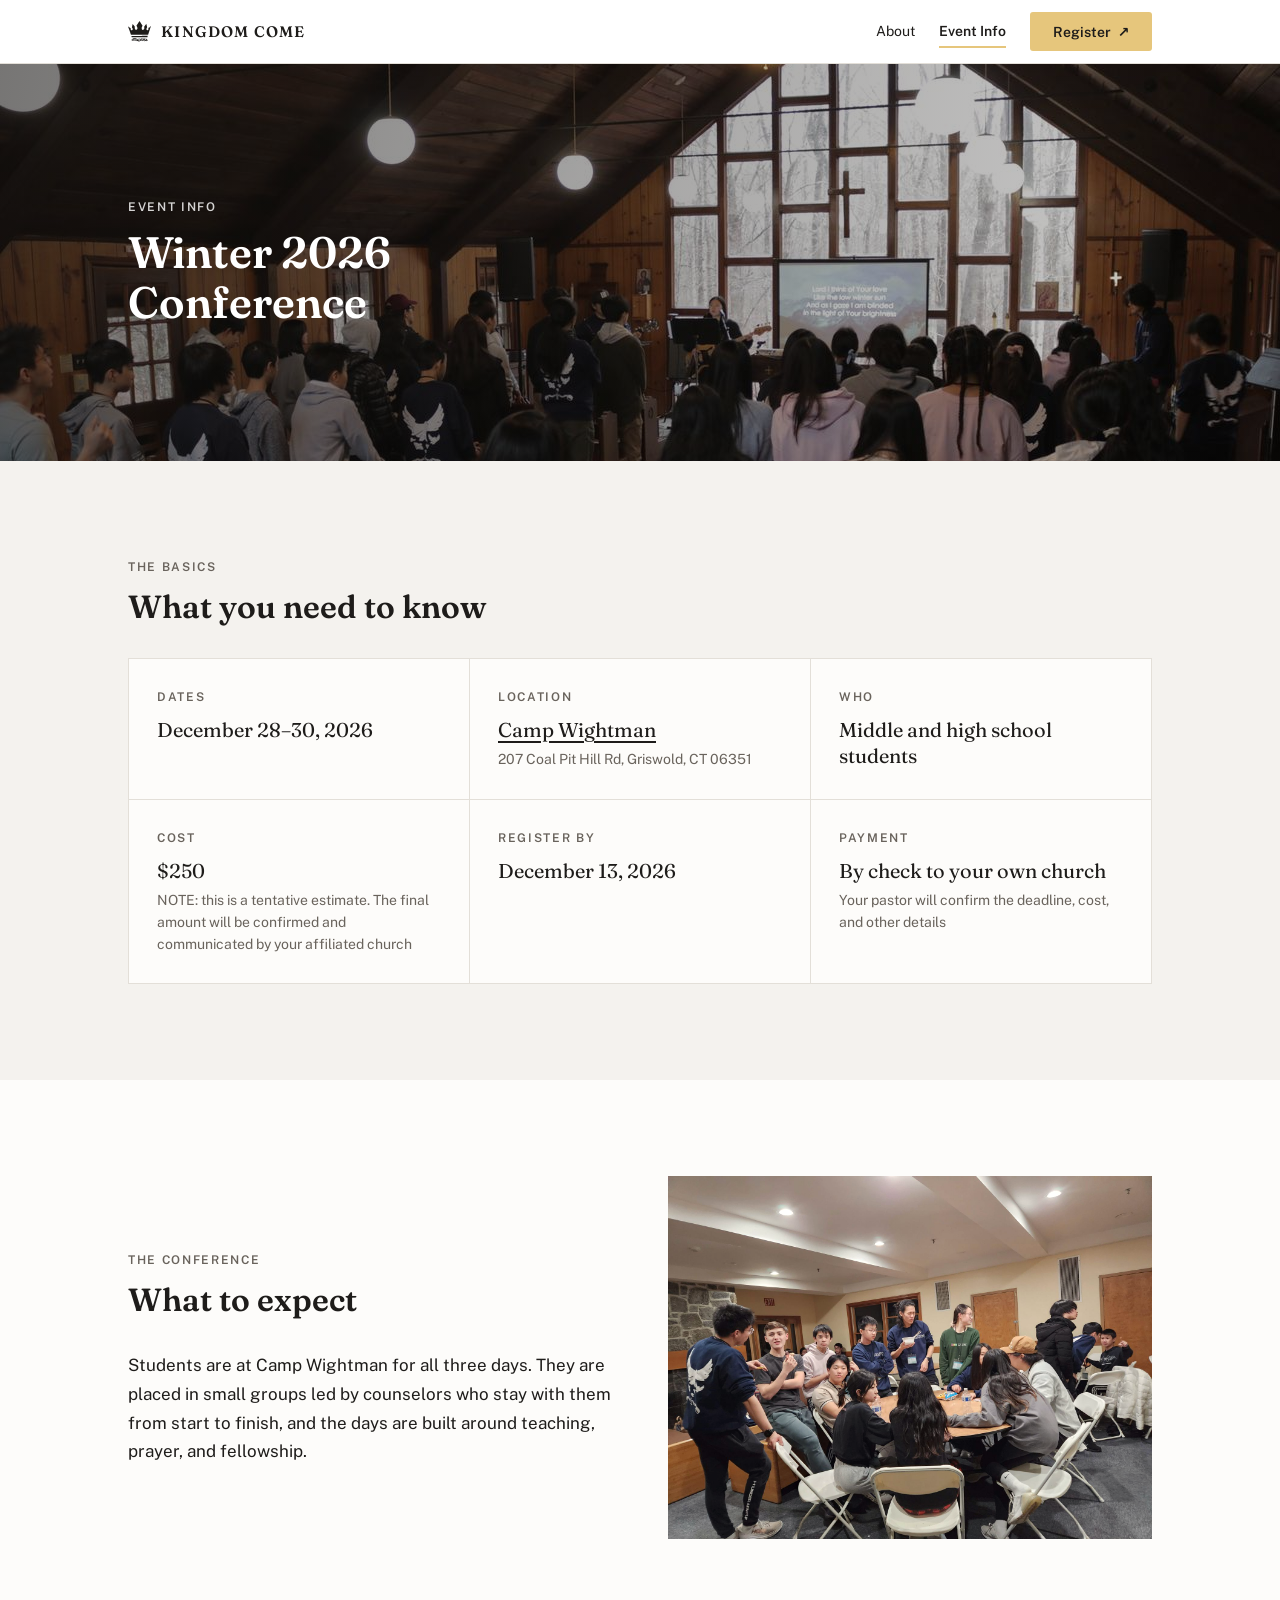
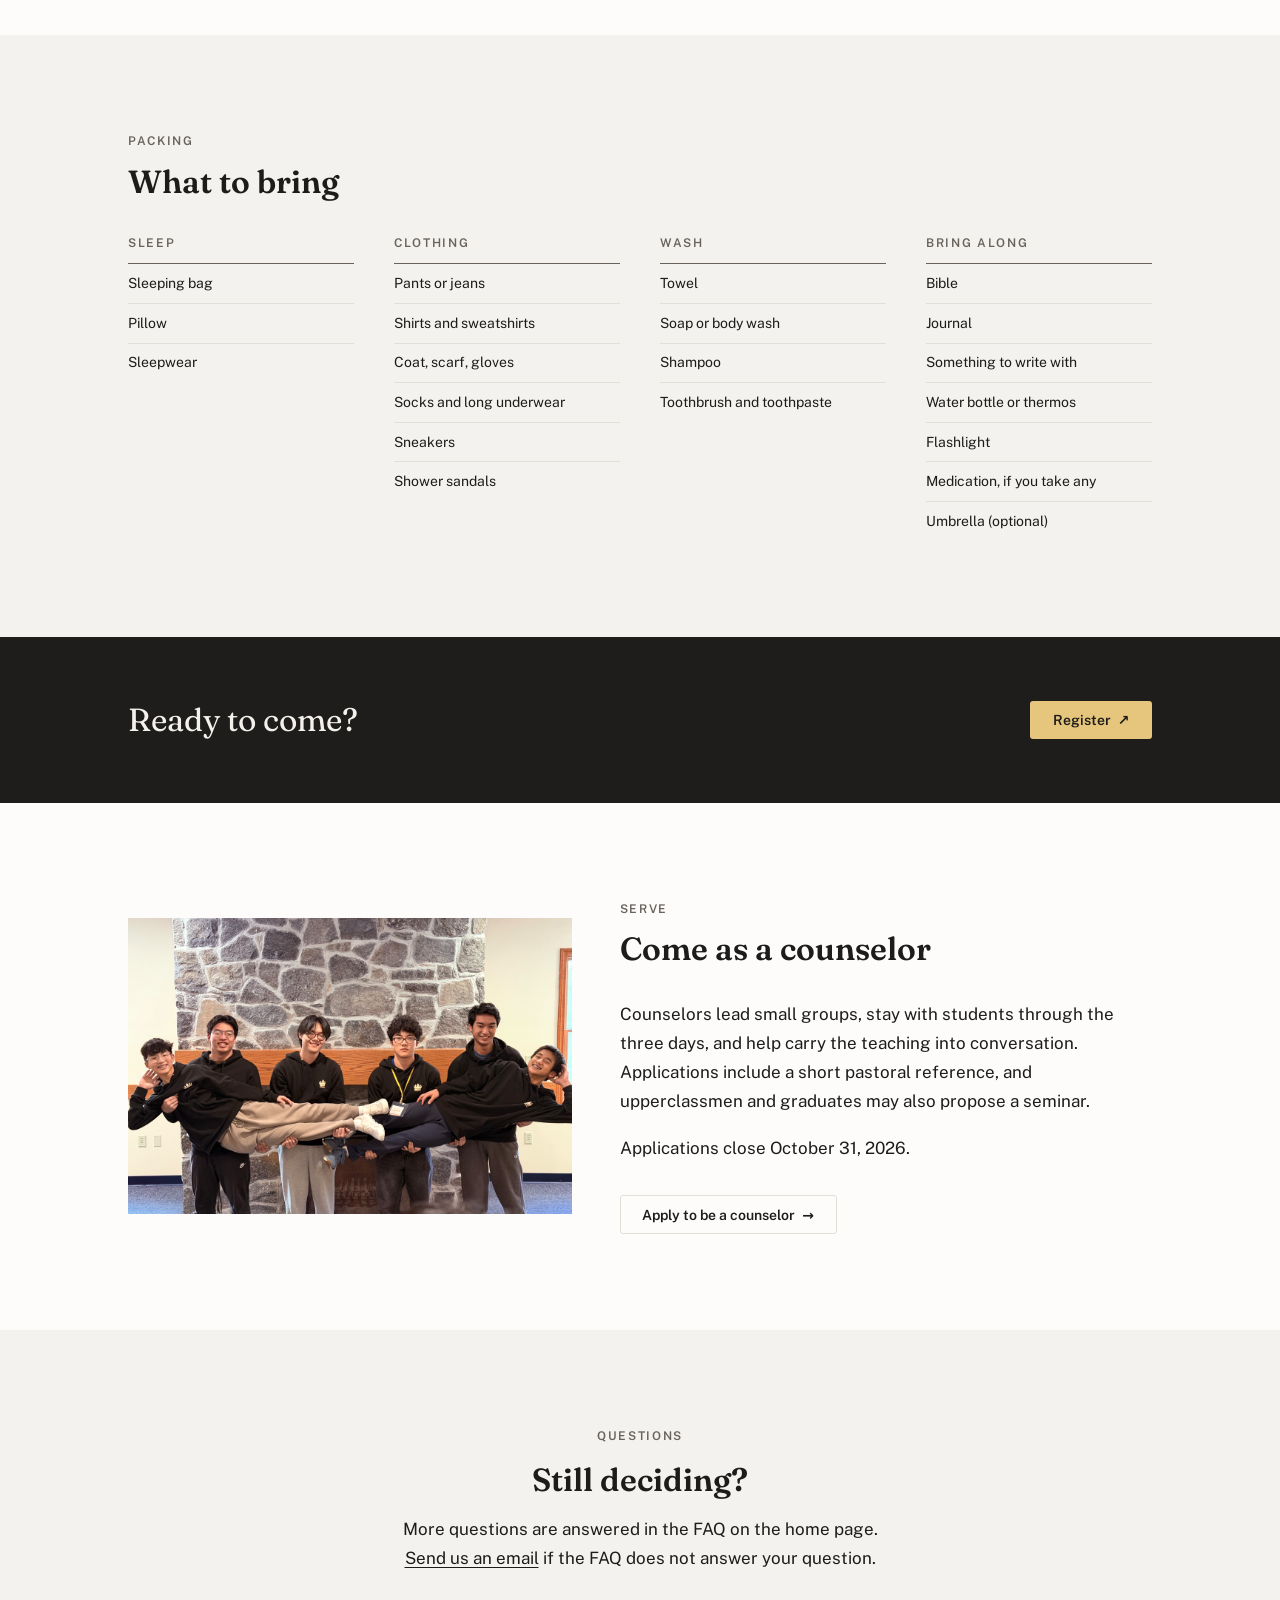
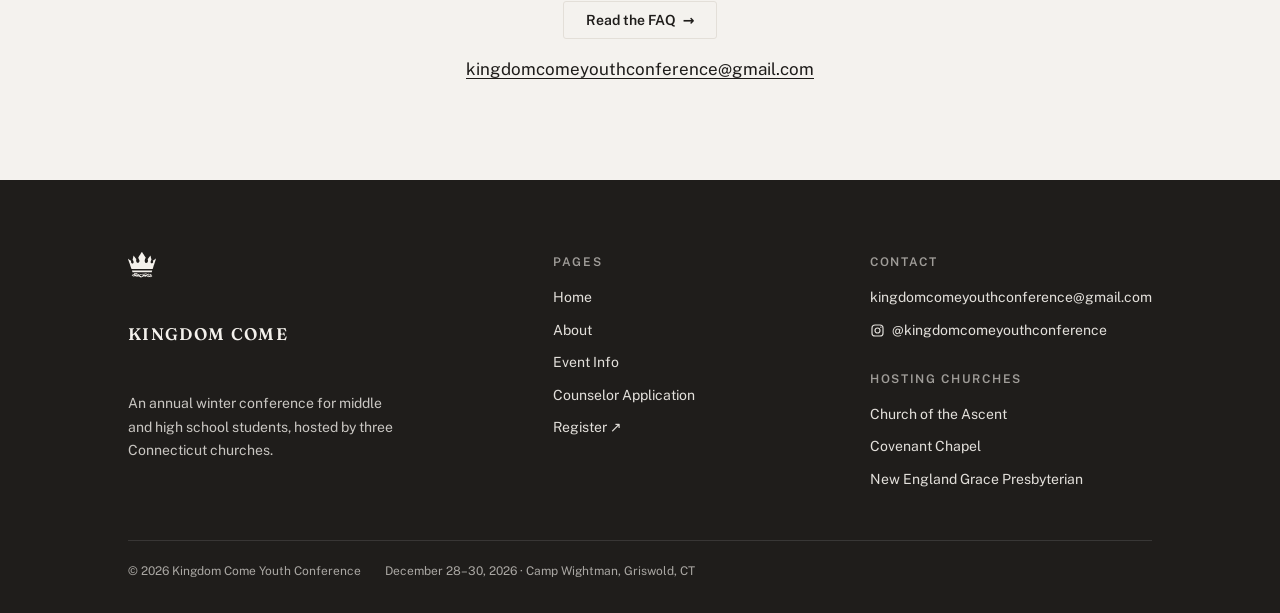
<file: event.html>
<!DOCTYPE html>
<html lang="en">

<head>
  <meta charset="utf-8">
  <meta name="viewport" content="width=device-width, initial-scale=1, viewport-fit=cover">
  <title>Event Info &middot; Kingdom Come Youth Conference</title>
  <meta name="description" content="Details for the Winter 2026 Kingdom Come conference: December 28-30, 2026 at Camp Wightman in Griswold, Connecticut.">
  <link rel="icon" href="/assets/favicon.svg" type="image/svg+xml">
  <link rel="apple-touch-icon" href="/assets/apple-touch-icon.png">
  <link rel="preconnect" href="https://fonts.googleapis.com">
  <link rel="preconnect" href="https://fonts.gstatic.com" crossorigin>
  <link rel="stylesheet"
    href="https://fonts.googleapis.com/css2?family=Fraunces:opsz,wght,SOFT,WONK@9..144,400..700,0..100,0..1&family=Public+Sans:wght@400;600&display=swap">
  <link rel="stylesheet" href="/css/site.css">
</head>

<body>
  <a class="skip" href="#main">Skip to content</a>

  <header class="site-header">
    <div class="wrap">
      <a class="brand" href="/">
        <span class="crown-mark brand-crown" aria-hidden="true"></span>
        <span class="brand-word">Kingdom Come</span>
      </a>
      <nav class="nav" aria-label="Primary">
        <a class="nav-link" href="/about.html">About</a>
        <a class="nav-link" aria-current="page" href="/event.html">Event Info</a>
        <!-- TODO: this is the 2025 JotForm. Swap for the 2026 form when it exists. -->
        <a class="btn btn--accent" href="https://form.jotform.com/262598388114165" target="_blank"
          rel="noopener">Register <span aria-hidden="true">&#8599;</span></a>
      </nav>
      <button class="menu-toggle" id="menu-toggle" aria-expanded="false" aria-controls="menu-overlay">
        <span class="bars" aria-hidden="true"></span>
        <span class="visually-hidden">Menu</span>
      </button>
    </div>
  </header>

  <div class="overlay" id="menu-overlay" hidden>
    <button class="overlay-close" id="menu-close" aria-label="Close menu">&times;</button>
    <a href="/">Home</a>
    <a href="/about.html">About</a>
    <a href="/event.html">Event Info</a>
    <a class="btn btn--accent" href="https://form.jotform.com/262598388114165" target="_blank" rel="noopener">Register
      <span aria-hidden="true">&#8599;</span></a>
    <a class="overlay-small" href="/apply/">Counselor Application</a>
  </div>

  <main id="main">

    <!-- Opens on the room itself. DESIGN.md §1 specified a plain opening with no
         splash; that is deliberately overridden here, so update the doc rather
         than "restoring" it later. -->
    <section class="page-head page-head--splash">
      <img class="page-head__img" src="/assets/photos/event-splash-1920.jpg"
          srcset="/assets/photos/event-splash-1280.jpg 1280w, /assets/photos/event-splash-1920.jpg 1920w, /assets/photos/event-splash-2560.jpg 2560w"
          sizes="100vw" alt="" fetchpriority="high">
      <div class="wrap page-head__inner">
        <p class="eyebrow">Event Info</p>
        <h1 class="h1">Winter 2026 Conference</h1>
      </div>
    </section>

    <section class="section section--sunk">
      <div class="wrap">
        <p class="eyebrow">The basics</p>
        <h2 class="h2 mt-sm">What you need to know</h2>
        <dl class="facts">
          <div class="fact">
            <dt>Dates</dt>
            <dd>December 28&ndash;30, 2026</dd>
          </div>
          <div class="fact">
            <dt>Location</dt>
            <dd>
              <a href="https://www.campwightman.org/" target="_blank" rel="noopener">Camp Wightman</a>
              <span class="fact-sub">207 Coal Pit Hill Rd, Griswold, CT 06351</span>
            </dd>
          </div>
          <div class="fact">
            <dt>Who</dt>
            <dd>Middle and high school students</dd>
          </div>
          <div class="fact">
            <dt>Cost</dt>
            <dd>
              $250
              <span class="fact-sub">NOTE: this is a tentative estimate. The final amount will be
                confirmed and communicated by your affiliated church</span>
            </dd>
          </div>
          <div class="fact">
            <dt>Register by</dt>
            <dd>December 13, 2026</dd>
          </div>
          <div class="fact">
            <dt>Payment</dt>
            <dd>
              By check to your own church
              <span class="fact-sub">Your pastor will confirm the deadline, cost, and other details</span>
            </dd>
          </div>
        </dl>
      </div>
    </section>

    <section class="section">
      <div class="wrap">
        <div class="media-row">
          <div class="media-row__text">
            <p class="eyebrow">The conference</p>
            <h2 class="h2 mt-sm">What to expect</h2>
            <div class="prose mt-lg">
              <p>Students are at Camp Wightman for all three days. They are placed in small groups led by
                counselors who stay with them from start to finish, and the days are built around teaching,
                prayer, and fellowship.</p>
            </div>
          </div>
          <div class="media-row__media">
            <img src="/assets/photos/schedule.jpg" alt="Students together between sessions at the conference">
          </div>
        </div>
      </div>
    </section>

    <section class="section section--sunk">
      <div class="wrap">
        <p class="eyebrow">Packing</p>
        <h2 class="h2 mt-sm">What to bring</h2>

        <div class="pack-groups">
          <div class="pack-group">
            <span class="eyebrow">Sleep</span>
            <ul class="pack-list">
              <li>Sleeping bag</li>
              <li>Pillow</li>
              <li>Sleepwear</li>
            </ul>
          </div>

          <div class="pack-group">
            <span class="eyebrow">Clothing</span>
            <ul class="pack-list">
              <li>Pants or jeans</li>
              <li>Shirts and sweatshirts</li>
              <li>Coat, scarf, gloves</li>
              <li>Socks and long underwear</li>
              <li>Sneakers</li>
              <li>Shower sandals</li>
            </ul>
          </div>

          <div class="pack-group">
            <span class="eyebrow">Wash</span>
            <ul class="pack-list">
              <li>Towel</li>
              <li>Soap or body wash</li>
              <li>Shampoo</li>
              <li>Toothbrush and toothpaste</li>
            </ul>
          </div>

          <div class="pack-group">
            <span class="eyebrow">Bring along</span>
            <ul class="pack-list">
              <li>Bible</li>
              <li>Journal</li>
              <li>Something to write with</li>
              <li>Water bottle or thermos</li>
              <li>Flashlight</li>
              <li>Medication, if you take any</li>
              <li>Umbrella (optional)</li>
            </ul>
          </div>
        </div>
      </div>
    </section>

    <section class="band">
      <div class="wrap">
        <p>Ready to come?</p>
        <a class="btn btn--onband" href="https://form.jotform.com/262598388114165" target="_blank" rel="noopener">
          Register <span aria-hidden="true">&#8599;</span></a>
      </div>
    </section>

    <section class="section">
      <div class="wrap">
        <div class="counselor">
          <img src="/assets/photos/counselors.jpg" alt="Counselors at the 2025 conference">
          <div>
            <p class="eyebrow">Serve</p>
            <h2 class="h2 mt-sm">Come as a counselor</h2>
            <div class="prose mt-lg">
              <p>Counselors lead small groups, stay with students through the three days, and help carry the teaching
                into conversation. Applications include a short pastoral reference, and upperclassmen and graduates may
                also propose a seminar.</p>
              <p>Applications close October 31, 2026.</p>
            </div>
            <p class="mt-lg"><a class="btn btn--outline" href="/apply/">Apply to be a counselor <span
                  aria-hidden="true">&rarr;</span></a></p>
          </div>
        </div>
      </div>
    </section>

    <section class="section section--sunk">
      <div class="wrap wrap--narrow">
        <div class="closing">
          <p class="eyebrow">Questions</p>
          <h2 class="h2">Still deciding?</h2>
          <div class="prose">
            <p>More questions are answered in the FAQ on the home page.
              <a href="mailto:kingdomcomeyouthconference@gmail.com">Send us an email</a> if the FAQ does not
              answer your question.</p>
          </div>
          <p class="mt-sm">
            <a class="btn btn--outline" href="/#faq">Read the FAQ <span aria-hidden="true">&rarr;</span></a>
          </p>
          <p><a href="mailto:kingdomcomeyouthconference@gmail.com">kingdomcomeyouthconference@gmail.com</a></p>
        </div>
      </div>
    </section>

  </main>

  <footer class="site-footer">
    <div class="wrap">
      <div class="footer-grid">
        <div class="footer-brand">
          <span class="crown-mark brand-crown" aria-hidden="true"></span>
          <span class="brand-word">Kingdom Come</span>
          <p>An annual winter conference for middle and high school students, hosted by three Connecticut churches.</p>
        </div>

        <nav class="footer-col" aria-label="Footer">
          <span class="eyebrow">Pages</span>
          <a href="/">Home</a>
          <a href="/about.html">About</a>
          <a href="/event.html">Event Info</a>
          <a href="/apply/">Counselor Application</a>
          <a href="https://form.jotform.com/262598388114165" target="_blank" rel="noopener">Register &#8599;</a>
        </nav>

        <div class="footer-col">
          <span class="eyebrow">Contact</span>
          <a href="mailto:kingdomcomeyouthconference@gmail.com">kingdomcomeyouthconference@gmail.com</a>
          <a class="with-icon" href="https://www.instagram.com/kingdomcomeyouthconference/" target="_blank"
            rel="noopener"><svg viewBox="0 0 24 24" width="15" height="15" fill="none" stroke="currentColor"
              stroke-width="1.9" aria-hidden="true"><rect x="3.2" y="3.2" width="17.6" height="17.6" rx="5"></rect>
              <circle cx="12" cy="12" r="4"></circle>
              <circle cx="17.4" cy="6.6" r="1.1" fill="currentColor" stroke="none"></circle>
            </svg>@kingdomcomeyouthconference</a>
          <span class="eyebrow eyebrow--second">Hosting churches</span>
          <a href="https://ascentnewhaven.org/" target="_blank" rel="noopener">Church of the Ascent</a>
          <a href="https://covenantchapelct.com" target="_blank" rel="noopener">Covenant Chapel</a>
          <a href="https://www.gracefellowshipct.com/" target="_blank" rel="noopener">New England Grace Presbyterian</a>
        </div>
      </div>

      <div class="colophon">
        <span>&copy; <span id="year">2026</span> Kingdom Come Youth Conference</span>
        <span>December 28&ndash;30, 2026 &middot; Camp Wightman, Griswold, CT</span>
      </div>
    </div>
  </footer>

  <script src="/js/site.js"></script>
</body>

</html>
</file>
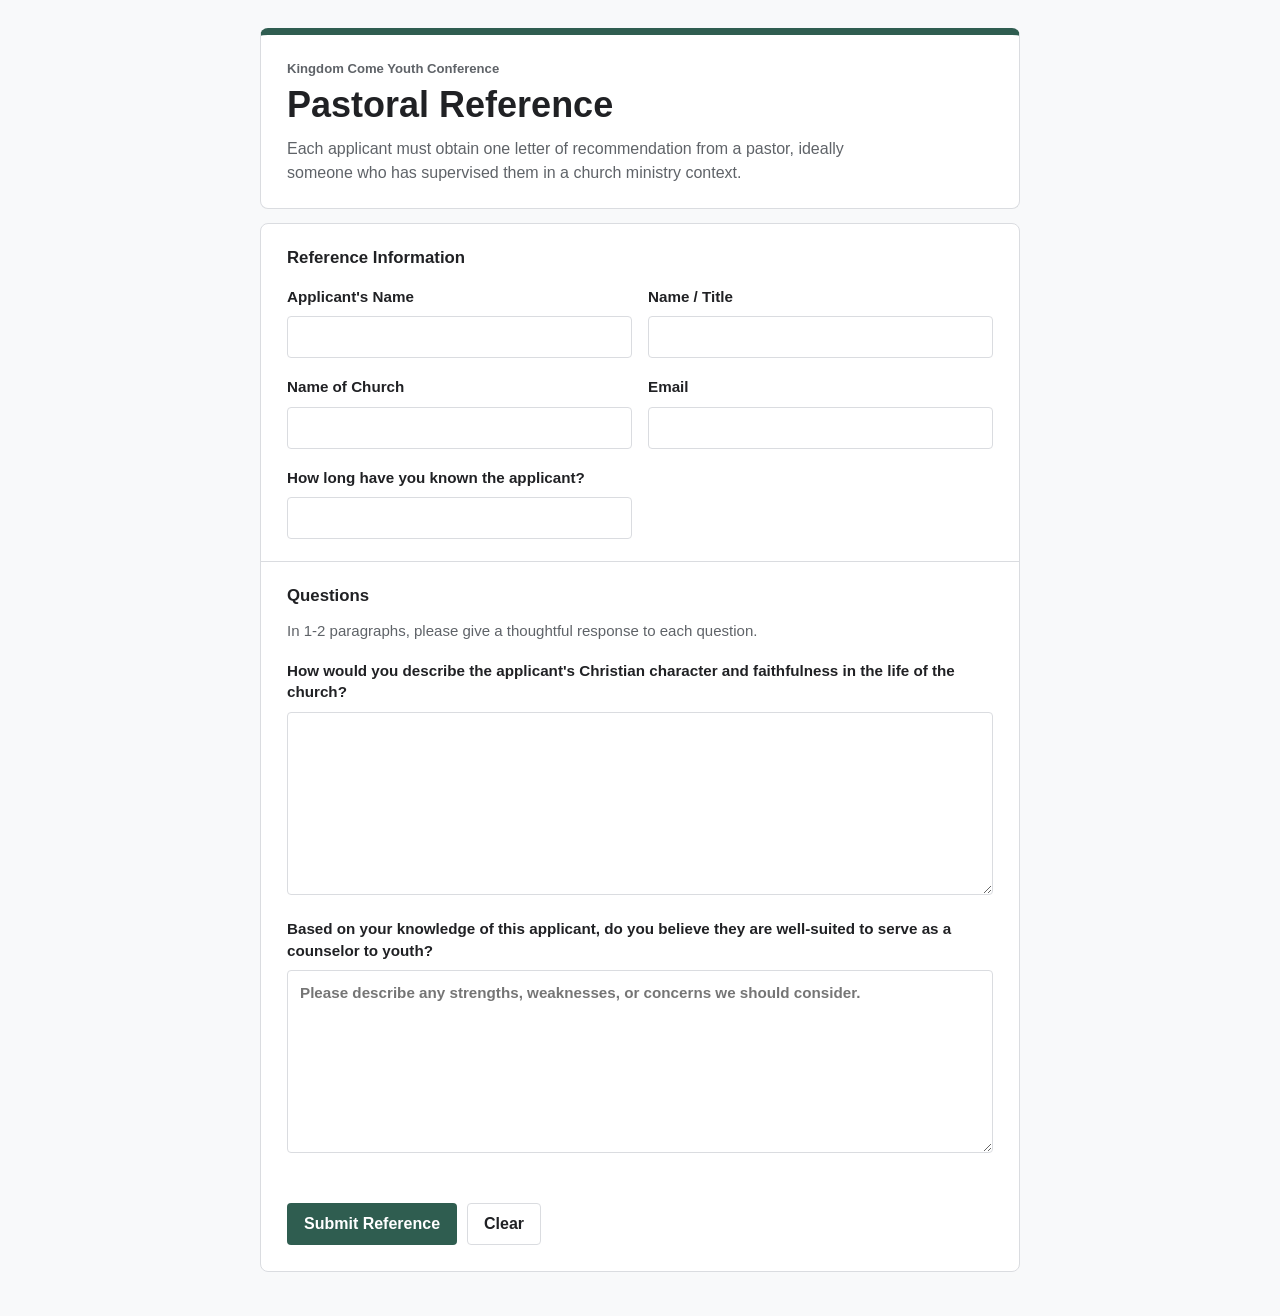
<file: apply/reference.html>
<!doctype html>
<html lang="en">
  <head>
    <meta charset="utf-8" />
    <meta name="viewport" content="width=device-width, initial-scale=1" />
    <title>Kingdom Come Youth Conference Pastoral Reference</title>
    <meta
      name="description"
      content="Pastoral reference form for Kingdom Come Youth Conference counselor applicants."
    />
    <link rel="stylesheet" href="styles.css" />
  </head>
  <body data-page="reference">
    <main class="page">
      <header class="page-header">
        <p class="kicker">Kingdom Come Youth Conference</p>
        <h1>Pastoral Reference</h1>
        <p>
          Each applicant must obtain one letter of recommendation from a pastor,
          ideally someone who has supervised them in a church ministry context.
        </p>
      </header>

      <form id="pastor-form" class="application-form" data-form-type="Pastoral Reference">
        <section>
          <h2>Reference Information</h2>
          <div class="field-grid">
            <label>
              Applicant's Name
              <input name="Applicant's Name" required />
            </label>
            <label>
              Name / Title
              <input name="Name/Title" required />
            </label>
            <label>
              Name of Church
              <input name="Name of Church" required />
            </label>
            <label>
              Email
              <input name="Email" type="email" autocomplete="email" required />
            </label>
            <label>
              How long have you known the applicant?
              <input name="How long known applicant" required />
            </label>
          </div>
        </section>

        <section>
          <h2>Questions</h2>
          <p class="small-copy">
            In 1-2 paragraphs, please give a thoughtful response to each question.
          </p>
          <label>
            How would you describe the applicant's Christian character and faithfulness in the life of the church?
            <textarea name="Christian Character and Faithfulness" rows="7" required></textarea>
          </label>
          <label>
            Based on your knowledge of this applicant, do you believe they are well-suited to serve as a counselor to youth?
            <textarea
              name="Counselor Suitability"
              rows="7"
              placeholder="Please describe any strengths, weaknesses, or concerns we should consider."
              required
            ></textarea>
          </label>
        </section>

        <div class="form-actions">
          <button class="primary-button" type="submit">Submit Reference</button>
          <button class="secondary-button" type="reset">Clear</button>
        </div>
      </form>

      <section class="result-panel" id="result-panel" aria-live="polite" hidden>
        <p class="kicker">Status</p>
        <h2 id="result-title">Submitted</h2>
        <p id="result-copy"></p>
      </section>
    </main>

    <script src="app.js"></script>
  </body>
</html>
</file>
<file: css/site.css>
/* ==========================================================================
   Kingdom Come Youth Conference — Lantern
   Tokens → base → layout → components. See DESIGN.md.
   ========================================================================== */

/* --- 1. Tokens --------------------------------------------------------- */

:root {
  color-scheme: light;

  /* Color. Ink is navy, not black — that is the direction's whole point. */
  --paper: #FDFCFA;
  --paper-sunk: #F4F2EE;
  --scene: var(--paper);   /* the FAQ floor the prints lie on */
  --ink: #1E1C1A;
  --ink-muted: #69635C;
  --rule: #E3DFD8;
  --accent: #E6C67C;
  --accent-deep: #8A6A1F;
  --band: #1F1D1B;
  --band-fg: #F4F1EC;

  /* Type */
  --font-display: "Fraunces", Georgia, "Times New Roman", serif;
  --font-body: "Public Sans", system-ui, -apple-system, "Segoe UI", sans-serif;

  --step-hero: clamp(1.75rem, 1.15rem + 3vw, 2.875rem);
  --step-h1: clamp(1.875rem, 1.4rem + 2.4vw, 2.75rem);
  --step-h2: clamp(1.5rem, 1.25rem + 1.2vw, 2rem);
  --step-h3: 1.25rem;
  --step-body: 1.0625rem;
  --step-small: 0.875rem;
  --step-label: 0.75rem;

  /* Space */
  --gutter: clamp(1rem, 4vw, 2rem);
  --measure: 65ch;
  --section-y: clamp(3.5rem, 9vw, 6rem);
  --header-h: 4rem;
}

@media (max-width: 720px) {
  :root { --header-h: 3.5rem; }
}

/* --- 2. Base ----------------------------------------------------------- */

*, *::before, *::after { box-sizing: border-box; }

html { -webkit-text-size-adjust: 100%; scroll-behavior: smooth; }

@media (prefers-reduced-motion: reduce) {
  html { scroll-behavior: auto; }
  *, *::before, *::after {
    animation-duration: .01ms !important;
    animation-iteration-count: 1 !important;
    transition-duration: .01ms !important;
  }
}

body {
  margin: 0;
  padding-top: var(--header-h);
  background: var(--paper);
  color: var(--ink);
  font-family: var(--font-body);
  font-size: var(--step-body);
  line-height: 1.7;
  -webkit-font-smoothing: antialiased;
}

h1, h2, h3, h4 {
  font-family: var(--font-display);
  font-weight: 600;
  line-height: 1.15;
  margin: 0;
  text-wrap: balance;
  font-variation-settings: "SOFT" 30, "WONK" 1;
}

p { margin: 0; }

img { max-width: 100%; height: auto; display: block; }

a { color: var(--ink); text-underline-offset: .18em; }

:focus-visible {
  outline: 2px solid var(--accent-deep);
  outline-offset: 3px;
  border-radius: 2px;
}

.skip {
  position: absolute;
  left: -9999px;
  top: 0;
  background: var(--band);
  color: var(--band-fg);
  padding: .75rem 1rem;
  z-index: 200;
}
.skip:focus { left: 0; }

.visually-hidden {
  position: absolute;
  width: 1px; height: 1px;
  margin: -1px; padding: 0;
  overflow: hidden; clip-path: inset(50%); white-space: nowrap;
}

/* --- 3. Layout --------------------------------------------------------- */

.wrap {
  width: 100%;
  max-width: 68rem;
  margin-inline: auto;
  padding-inline: var(--gutter);
}

.wrap--narrow { max-width: 48rem; }

.section { padding-block: var(--section-y); }
.section--sunk { background: var(--paper-sunk); }
.section + .section--rule { border-top: 1px solid var(--rule); }

.stack { display: flex; flex-direction: column; gap: 1.25rem; }
.stack--wide { gap: 2rem; }

.eyebrow {
  font-size: var(--step-label);
  font-weight: 600;
  letter-spacing: .14em;
  text-transform: uppercase;
  color: var(--ink-muted);
}

.prose { max-width: var(--measure); }
.prose p + p { margin-top: 1.1em; }

.h1 { font-size: var(--step-h1); }
.h2 { font-size: var(--step-h2); }
.h3 { font-size: var(--step-h3); }

/* --- 4. Buttons -------------------------------------------------------- */

.btn {
  display: inline-flex;
  align-items: center;
  gap: .5em;
  padding: .7rem 1.35rem;
  border: 1px solid transparent;
  /* 3px, the same radius as the .tba chip. The site has exactly three radii —
     2px on the focus ring, 3px here and on the chip — and is otherwise square
     corners and hairlines throughout: the fact grids, the plaque, the FAQ
     panel, the scattered prints. A 999px pill was the one round shape in that
     system, and it landed on the most prominent element on the page. */
  border-radius: 3px;
  font-family: var(--font-body);
  font-size: var(--step-small);
  font-weight: 600;
  line-height: 1;
  text-decoration: none;
  cursor: pointer;
  transition: transform .18s ease-out, background-color .18s ease-out;
}

.btn:hover { transform: translateY(-1px); }

/* The one loud thing on the site. One per screen. */
.btn--accent { background: var(--accent); color: var(--ink); }
.btn--accent:hover { background: #EFD595; }

.btn--outline { border-color: var(--rule); color: var(--ink); background: transparent; }
.btn--outline:hover { border-color: var(--ink-muted); }

.btn--onband { background: var(--accent); color: var(--ink); }

/* --- 5. Header --------------------------------------------------------- */

.site-header {
  position: fixed;
  inset: 0 0 auto;
  z-index: 100;
  height: var(--header-h);
  padding-top: env(safe-area-inset-top, 0px);
  background: #FFFFFF;
  border-bottom: 1px solid var(--rule);
  transition: background-color .25s ease-out;
}

/* Solid at rest; once content passes underneath it turns to frosted glass.
   The blur is what makes the translucency read as deliberate — without it,
   photos scrolling past just muddy the type. */
.site-header[data-scrolled] {
  background: rgba(255, 255, 255, .72);
  -webkit-backdrop-filter: saturate(180%) blur(20px);
  backdrop-filter: saturate(180%) blur(20px);
}

/* No backdrop-filter (older Firefox): stay near-opaque rather than muddy. */
@supports not ((backdrop-filter: blur(1px)) or (-webkit-backdrop-filter: blur(1px))) {
  .site-header[data-scrolled] { background: rgba(255, 255, 255, .94); }
}

.site-header > .wrap {
  height: 100%;
  display: flex;
  align-items: center;
  justify-content: space-between;
  gap: 1rem;
}

.brand {
  display: inline-flex;
  align-items: center;
  gap: .6rem;
  text-decoration: none;
  min-width: 0;
}

/* The crown is one cached SVG used as a mask, so it inherits currentColor
   everywhere — navy in the header, paper white on the navy footer and hero. */
.crown-mark {
  display: inline-block;
  flex: none;
  background: currentColor;
  -webkit-mask: url("../assets/crown.svg") no-repeat center / contain;
  mask: url("../assets/crown.svg") no-repeat center / contain;
}

.brand-crown { height: 1.35rem; width: 1.47rem; color: var(--ink); }

.brand-word {
  font-family: var(--font-display);
  font-weight: 600;
  font-size: .95rem;
  letter-spacing: .08em;
  text-transform: uppercase;
  white-space: nowrap;
  font-variation-settings: "SOFT" 0, "WONK" 0;
}

.nav { display: flex; align-items: center; gap: 1.5rem; }

.nav-link {
  position: relative;
  font-size: var(--step-small);
  text-decoration: none;
  /* Symmetric so the text centers against the Register pill; the underline
     still rides on the bottom padding. */
  padding: .3rem 0;
}

.nav-link::after {
  content: "";
  position: absolute;
  left: 0; right: 0; bottom: 0;
  height: 2px;
  background: var(--accent);
  transform: scaleX(0);
  transform-origin: left;
  transition: transform .18s ease-out;
}

.nav-link:hover::after { transform: scaleX(1); opacity: .6; }
.nav-link[aria-current="page"] { font-weight: 600; }
.nav-link[aria-current="page"]::after { transform: scaleX(1); }

.menu-toggle {
  display: none;
  width: 2.75rem; height: 2.75rem;
  margin-right: -.75rem;
  align-items: center; justify-content: center;
  background: none; border: 0; cursor: pointer; color: var(--ink);
}

.menu-toggle .bars {
  display: block;
  width: 20px; height: 1.5px;
  background: currentColor;
  box-shadow: 0 6px currentColor, 0 -6px currentColor;
}

@media (max-width: 720px) {
  .nav { display: none; }
  .menu-toggle { display: inline-flex; }
}

/* Full-screen mobile menu */
.overlay {
  position: fixed;
  inset: 0;
  z-index: 150;
  background: var(--paper);
  display: flex;
  flex-direction: column;
  align-items: center;
  justify-content: center;
  gap: 2rem;
  padding: var(--gutter);
}

.overlay[hidden] { display: none; }

.overlay a {
  font-family: var(--font-display);
  font-size: 2rem;
  text-decoration: none;
}

.overlay .btn { font-family: var(--font-body); font-size: 1rem; }
.overlay .overlay-small { font-family: var(--font-body); font-size: 1rem; }

.overlay-close {
  position: absolute;
  top: calc(env(safe-area-inset-top, 0px) + .5rem);
  right: .5rem;
  width: 3rem; height: 3rem;
  font-size: 1.75rem;
  background: none; border: 0; cursor: pointer; color: var(--ink);
}

/* --- 6. Hero and splash ------------------------------------------------ */

.hero {
  position: relative;
  min-height: calc(100vh - var(--header-h));
  display: grid;
  place-items: center;
  text-align: center;
  /* No inline padding here: .hero-inner takes the gutter, so its box matches
     .wrap's exactly. See .hero-inner.

     Top and bottom are the same value because they are the same thing: the
     inset of the two panels from the frame's edges. The bottom used to be
     var(--section-y), a section-spacing token borrowed for a job it does not
     describe, which sat the lower panel 96px off the bottom against the upper
     one's 40px off the header. */
  padding: clamp(1.5rem, 3vw, 2.5rem) 0;
  overflow: hidden;
  color: #FFFFFF;
}

/* Dynamic viewport units so mobile browser chrome doesn't crop the hero. */
@supports (height: 100dvh) {
  .hero { min-height: calc(100dvh - var(--header-h)); }
}

/* isolate keeps the slides' z-index to themselves, so the crossfade layering
   can't lift a slide above the .hero::after scrim. */
.hero-slides { position: absolute; inset: 0; z-index: 0; isolation: isolate; }

.hero-slide {
  position: absolute;
  inset: 0;
  opacity: 0;
  z-index: 0;
  transition: opacity 1s ease-in-out;
}

/* The outgoing slide holds full opacity underneath while the incoming one
   fades in on top, so the crossfade never dips through the dark backdrop. */
.hero-slide[data-prev] { opacity: 1; transition: none; }

.hero-slide[data-active] { opacity: 1; z-index: 1; }

.hero-slide img { width: 100%; height: 100%; object-fit: cover; }

.hero::after {
  content: "";
  position: absolute;
  inset: 0;
  z-index: 1;
  /* The panels carry the contrast; this only keeps the frame from competing
     with the white nav above it. Deliberately weak.

     Panels beat a global wash on BOTH counts, which is why they came back after
     being cut. Worst backdrop under either text block across all five slides,
     and the brightness of the photograph where nothing covers it:

       panels .62 + wash .05-.09    8.59:1   photo 0.096   <- this one
       panels .52 + wash .08-.13    7.29:1   photo 0.088
       no panels + wash .10-.16     5.09:1   photo 0.049
       no panels + wash .24-.34     6.50:1   photo 0.032

     A global wash dims the whole frame to protect two small text areas. The
     panels darken only those two areas, so the other ~80% of the picture keeps
     its colour — twice as bright, at better contrast. Re-measure before
     changing any of it; DESIGN.md has the commands. */
  background:
    linear-gradient(120deg, rgba(14,12,10,.20) 0%, rgba(14,12,10,0) 45%),
    linear-gradient(300deg, rgba(14,12,10,.20) 0%, rgba(14,12,10,0) 42%),
    linear-gradient(180deg, rgba(14,12,10,.05), rgba(14,12,10,.09));
}

/* Three anchors on a diagonal: the verse holds the top-left, the facts and the
   CTA answer it at bottom-right, and the photograph keeps the middle. Four
   corners were the other option and give the eye no path to follow. */
.hero-inner {
  position: relative;
  z-index: 2;
  align-self: stretch;
  justify-self: stretch;
  width: 100%;
  /* Literally .wrap's box: 68rem INCLUDING the gutter, not 68rem of content
     inside it. Taking the max-width alone and leaving the gutter on .hero left
     the type a full gutter (32px at 1440) outside the wordmark above it — the
     right idea measured against the wrong box. */
  max-width: 68rem;
  margin-inline: auto;
  padding-inline: var(--gutter);
  display: grid;
  grid-template-columns: minmax(0, 1fr) minmax(0, 1fr);
  grid-template-rows: auto 1fr auto;
  gap: 1.25rem;
}

.hero-lede {
  grid-column: 1;
  grid-row: 1;
  min-width: 0;
  max-width: 100%;
  /* Grid items stretch by default, so this filled its whole half-width column
     and the band ran on far past the text. Size it to its content instead —
     .hero-facts already does the same thing with justify-self: end. */
  justify-self: start;
  display: grid;
  justify-items: start;
  gap: .75rem;
  text-align: left;
  /* Hangs left by exactly its own left padding, so the TYPE lands on the column
     line — the verse's opening quote starts where the wordmark above it starts,
     and the panel edge sits one padding outside, the way hanging punctuation
     does. This only works because .hero-inner is literally .wrap's box. */
  --pad-x: clamp(1.4rem, 2.8vw, 2.2rem);
  padding: clamp(1.25rem, 2.4vw, 1.9rem) var(--pad-x);
  margin-left: calc(-1 * var(--pad-x));
  background: rgba(24, 20, 16, .62);
}

.hero-facts {
  grid-column: 2;
  grid-row: 3;
  min-width: 0;
  display: grid;
  justify-items: end;
  justify-self: end;
  align-self: end;
  gap: .75rem;
  /* Left-aligned inside a right-anchored band: three lines of ragged-left body
     copy is the hardest thing on the page to read, and anchoring the band to
     the corner already does the compositional work. */
  justify-items: start;
  text-align: left;
  max-width: 26rem;
  /* Mirror of .hero-lede: hangs right by its own padding, so the CTA's right
     edge lands on the column line under the header's own Register pill. */
  --pad-x: clamp(1.25rem, 2.4vw, 1.8rem);
  padding: clamp(1.1rem, 2vw, 1.5rem) var(--pad-x);
  margin-right: calc(-1 * var(--pad-x));
  background: rgba(24, 20, 16, .62);
}

/* Stepped down from --step-hero: inside a panel the verse no longer needs size
   to separate itself from the picture, and the panel stays a reasonable share
   of the frame. */
.hero-lede .verse { font-size: clamp(1.25rem, .9rem + 1.6vw, 1.75rem); max-width: 28ch; }


/* The date carries weight instead of size, so it stays tighter than the line
   above it while still holding up over a photograph. Full opacity: dimming
   small type over an image costs legibility and buys nothing here, since the
   panel already supplies the contrast. */
.hero-when {
  font-size: var(--step-small);
  font-weight: 600;
  line-height: 1.5;
}

/* The copy stays left-aligned for reading; the button alone goes to the panel's
   right edge, closing the block at the corner it is anchored to. */
.hero-facts .btn { justify-self: end; }

/* One column on a phone: the lede leads, the facts follow, both flush left. */
@media (max-width: 860px) {
  .hero-inner { grid-template-columns: 1fr; grid-template-rows: auto 1fr auto; }
  .hero-lede { grid-column: 1; }
  .hero-facts {
    grid-column: 1;
    grid-row: 3;
    justify-self: start;
    max-width: 100%;
    /* Stacked, so it hangs left like the lede rather than right. */
    margin-right: 0;
    margin-left: calc(-1 * var(--pad-x));
  }
  .hero-lede .verse, .hero-facts > * { max-width: 100%; }
}

.verse {
  font-family: var(--font-display);
  font-size: var(--step-hero);
  line-height: 1.3;
  /* 34ch, not 20: at 20ch this ran to five stacked lines and read as a wall
     rather than a sentence. Ragged right, so the left edge stays the anchor. */
  max-width: 34ch;
  font-variation-settings: "SOFT" 30, "WONK" 1;
}

.verse-ref {
  font-size: var(--step-label);
  font-weight: 600;
  letter-spacing: .17em;
  text-transform: uppercase;
  opacity: .85;
}

/* Body size, not small. At 14px/400 over a photograph the strokes were too thin
   to hold against the detail behind them — contrast measured 9.3:1, so the
   problem was never tint. */
.hero-meta { font-size: var(--step-body); line-height: 1.55; }

/* About intro — tall verse splash with the opening copy floating over it. */
.intro-hero {
  position: relative;
  min-height: clamp(34rem, 82vh, 46rem);
  display: grid;
  align-items: center;
  padding-block: var(--section-y);
  overflow: hidden;
  color: #FFFFFF;
}

/* The container is wider than the 16:9 file, so cover overflows vertically. A
   centred band clips the hoodie's "No cross, no crown" and its Matthew 6:33
   line; nudging the band down keeps them without losing the faces above. The
   whole adjustment lives here, so the file stays a plain top crop. */
.intro-hero__img {
  position: absolute;
  inset: 0;
  width: 100%;
  height: 100%;
  object-fit: cover;
  object-position: 50% 84%;
}

.intro-hero::after {
  content: "";
  position: absolute;
  inset: 0;
  /* Darkest on the right, under the verse; the pane on the left needs no help. */
  background: linear-gradient(255deg, rgba(24,22,20,.74) 0%, rgba(24,22,20,.5) 55%, rgba(24,22,20,.45) 100%);
}

.intro-hero__grid {
  position: relative;
  z-index: 1;
  display: grid;
  grid-template-columns: .9fr 1.1fr;
  gap: clamp(1.5rem, 5vw, 3.5rem);
  align-items: center;
}

.intro-hero__verse { display: grid; gap: 1rem; }
.intro-hero__verse .verse { max-width: none; }

/* Pane sits left, verse right: the splash photo's window, cross and stage are on
   the right-hand side, and a pane there would cover them. Source order stays
   verse-first so the verse still leads on a phone, where the two stack. */
.intro-pane {
  order: -1;
  background: var(--paper);
  color: var(--ink);
  padding: clamp(1.75rem, 4vw, 2.75rem);
  box-shadow: 0 1.5rem 3.5rem rgba(24, 22, 20, .28);
}

@media (max-width: 860px) {
  .intro-hero {
    min-height: 0;
    align-items: start;
    padding-block: 0;
  }
  .intro-hero__img { position: relative; height: clamp(18rem, 46vh, 24rem); }
  .intro-hero::after { inset: 0 0 auto 0; height: clamp(18rem, 46vh, 24rem); }
  .intro-hero__grid {
    grid-template-columns: 1fr;
    margin-top: calc(-1 * clamp(18rem, 46vh, 24rem));
    padding-block: var(--section-y) 0;
  }
  .intro-hero__verse { max-width: none; justify-items: center; text-align: center; }
  .intro-pane { order: 0; margin-top: clamp(2rem, 8vw, 3rem); }
}

/* --- 7. Media rows (About: Vision / Mission) --------------------------- */

.media-row {
  display: grid;
  grid-template-columns: 1fr 1fr;
  gap: clamp(1.5rem, 5vw, 3.5rem);
  align-items: center;
}

.media-row + .media-row { margin-top: var(--section-y); }
.media-row--flip .media-row__text { order: 2; }

.media-row__media img {
  width: 100%;
  aspect-ratio: 4 / 3;
  object-fit: cover;
  /* Tonal bridge. The paper is near-white and an untreated photo runs the full
     range, so the edge lands as a hard luminance step. Warming the photo a
     little closes the gap from the photo's side — the same nudge the collage
     prints get, so every photograph on the site sits in one register. */
  filter: sepia(.07) saturate(.96);
}

@media (max-width: 760px) {
  .media-row { grid-template-columns: 1fr; }
  .media-row--flip .media-row__text { order: 0; }
}

/* --- 8. Doctrinal values ----------------------------------------------- */

.values {
  display: grid;
  grid-template-columns: repeat(2, 1fr);
  gap: 1px;
  background: var(--rule);
  border: 1px solid var(--rule);
  margin-top: 2rem;
}

.value {
  background: var(--paper);
  padding: clamp(1.25rem, 3vw, 1.75rem);
  display: flex;
  flex-direction: column;
  gap: .6rem;
}

/* Christ's Return closes the set, so it runs the full width. */
.value:last-child { grid-column: 1 / -1; }

.value h3 { font-size: var(--step-h3); }
.value p { font-size: var(--step-small); line-height: 1.65; color: var(--ink-muted); }

@media (max-width: 680px) {
  .values { grid-template-columns: 1fr; }
}

/* --- 9. Hosting churches ----------------------------------------------- */

.churches {
  /* One centred lockup, not three equal columns: the marks are different
     proportions, so equal-width cells leave each one stranded in its own field. */
  display: flex;
  flex-wrap: wrap;
  justify-content: center;
  align-items: flex-start;
  gap: clamp(1.75rem, 5vw, 4rem);
  margin-top: 2.25rem;
}

.church {
  flex: 0 1 auto;
  max-width: 15rem;
  text-align: center;
  display: grid;
  justify-items: center;
  gap: 1rem;
}

/* Fixed-height box, contained: the logos differ in shape, so this is what keeps
   their labels on one line together. */
.church img { width: auto; max-width: 100%; height: 3.25rem; object-fit: contain; }
.church a { font-size: var(--step-small); font-weight: 600; text-wrap: balance; }

@media (max-width: 640px) {
  .churches { grid-template-columns: 1fr; }
}

/* --- 10. FAQ ------------------------------------------------------------ */



.h2 + .faq-group { margin-top: 2rem; }
.faq-group + .faq-group { margin-top: 2.25rem; }
.faq-group > .eyebrow { display: block; margin-bottom: .5rem; }

.faq {
  border-top: 1px solid var(--rule);
}

.faq-group .faq:last-of-type { border-bottom: 1px solid var(--rule); }

.faq summary {
  display: flex;
  justify-content: space-between;
  align-items: center;
  gap: 1rem;
  padding: .9rem 0;
  font-size: var(--step-small);
  font-weight: 600;
  cursor: pointer;
  list-style: none;
}

.faq summary::-webkit-details-marker { display: none; }

.faq summary::after {
  content: "+";
  font-weight: 400;
  font-size: 1.1rem;
  color: var(--accent-deep);
  flex: none;
}

.faq[open] summary::after { content: "\2212"; }

/* Answers grow into place instead of snapping, so the page below them reads as
   responding rather than jumping. Progressive enhancement: browsers without
   interpolate-size simply open instantly, exactly as before. */
@supports (interpolate-size: allow-keywords) {
  :root { interpolate-size: allow-keywords; }

  .faq::details-content {
    block-size: 0;
    overflow: hidden;
    transition: block-size .3s ease, content-visibility .3s allow-discrete;
  }

  .faq[open]::details-content { block-size: auto; }
}

.faq p {
  padding-bottom: 1rem;
  font-size: var(--step-small);
  color: var(--ink-muted);
  max-width: 58ch;
}

/* --- 11. Event Info ----------------------------------------------------- */

/* This page opens plain — no splash — so the type has to carry the top of it.
   The head gets its own vertical field and is closed with a hairline, instead
   of simply running into whatever section comes next. */
.page-head { padding-block: clamp(3.5rem, 8vw, 6rem) clamp(2.5rem, 6vw, 4rem); }
.page-head .h1 { margin-top: .6rem; max-width: 16ch; }

/* Event Info's splash. Built like .intro-hero (image, scrim, content above)
   rather than as a background-image, so it can carry srcset. The scrim is
   heaviest on the left, which is where the eyebrow and h1 sit. */
.page-head--splash {
  position: relative;
  overflow: hidden;
  color: #FFFFFF;
  /* Height is set here rather than left to fall out of the padding, because
     what it really controls is how much of the photograph is revealed: the
     splash files are 16:9 and this band is far wider than that, so cover only
     ever shows a horizontal strip. At 1440px wide the old padding gave 331px,
     which was 41% of the frame; this gives ~446px, or about 55%. */
  min-height: clamp(18rem, 31vw, 28rem);
  display: grid;
  align-content: center;
  padding-block: clamp(3.5rem, 7vw, 5rem);
}

.page-head__img {
  position: absolute;
  inset: 0;
  width: 100%;
  height: 100%;
  object-fit: cover;
  /* The band is far wider than the image, so cover slices a strip from the
     middle. Pull that strip upward to keep the windows, ceiling and cross. */
  object-position: 50% 26%;
}

.page-head--splash::after {
  content: "";
  position: absolute;
  inset: 0;
  background: linear-gradient(100deg, rgba(20,18,16,.58) 0%, rgba(20,18,16,.36) 52%, rgba(20,18,16,.20) 100%);
}

.page-head__inner { position: relative; z-index: 1; }

.page-head--splash .eyebrow { color: rgba(255, 255, 255, .82); }

.page-head__meta {
  margin-top: clamp(1.5rem, 4vw, 2.25rem);
  padding-top: 1.1rem;
  border-top: 1px solid var(--rule);
  display: flex;
  flex-wrap: wrap;
  gap: .35rem 1.75rem;
  font-size: var(--step-label);
  font-weight: 600;
  letter-spacing: .14em;
  text-transform: uppercase;
  color: var(--ink-muted);
}

/* Facts at a glance. Deliberately the same construction as .values on About —
   1px gaps letting the rule colour through — so the two pages read as one
   system. Paper cells on the sunk ground, six facts across three columns.
   This replaced a 9rem/1fr <dl> at small-text size, which put the most
   important content on the page in its smallest type and left most of the
   measure empty. */
.facts {
  display: grid;
  /* Six tracks, not three, with each cell spanning two. Three-to-a-row looks the
     same, but a trailing row that does not fill can now be SPLIT — two cells at
     half each — instead of one cell being stretched to double width to close it.
     With five facts that was a full-width Dates/Location/Who row over a narrow
     Cost and a wide Register by. */
  grid-template-columns: repeat(6, minmax(0, 1fr));
  gap: 1px;
  background: var(--rule);
  border: 1px solid var(--rule);
  margin: 2rem 0 0;
}

.fact {
  background: var(--paper);
  padding: clamp(1.25rem, 3vw, 1.75rem);
  display: flex;
  flex-direction: column;
  gap: .6rem;
  min-width: 0;
}

.fact dt {
  font-size: var(--step-label);
  font-weight: 600;
  letter-spacing: .14em;
  text-transform: uppercase;
  color: var(--ink-muted);
}

/* No SOFT/WONK: this is 20px, and both are off below 24px. */
.fact dd {
  margin: 0;
  font-family: var(--font-display);
  font-size: var(--step-h3);
  line-height: 1.3;
}

.fact dd a { font-weight: inherit; }

.fact-sub {
  display: block;
  margin-top: .4rem;
  font-family: var(--font-body);
  font-size: var(--step-small);
  line-height: 1.55;
  color: var(--ink-muted);
}

/* An unfilled trailing row would leave the container's rule colour showing
   through, so it always gets closed — split evenly where two cells share it.
   The breakpoints are mutually exclusive rather than overriding each other:
   the three-per-row rules use :nth-child(3n+1) and the two-per-row rules use
   (2n+1), and a reset could not win the cascade against them — the compound
   sibling selector outranks it, which left a grey hole at 800px. */
.facts > .fact { grid-column: span 2; }

@media (min-width: 861px) {
  /* Trailing row of two: half each, rather than one normal and one double. */
  .facts > .fact:nth-last-child(2):nth-child(3n + 1),
  .facts > .fact:nth-last-child(2):nth-child(3n + 1) ~ .fact { grid-column: span 3; }
  /* Trailing row of one: full width. 1 / -1 rather than a span count, so it can
     never ask for more tracks than the grid actually has. */
  .facts > .fact:last-child:nth-child(3n + 1) { grid-column: 1 / -1; }
}

@media (min-width: 561px) and (max-width: 860px) {
  .facts { grid-template-columns: repeat(4, minmax(0, 1fr)); }
  .facts > .fact:last-child:nth-child(2n + 1) { grid-column: 1 / -1; }
}

@media (max-width: 560px) {
  .facts { grid-template-columns: minmax(0, 1fr); }
  .facts > .fact { grid-column: 1 / -1; }
}

/* DORMANT — no markup uses .theme-block, .theme-name, .tba or .tba-note right
   now. Unknowns are cut from the page rather than shown as a chip, so the
   plaque comes back only when there is a theme to put in it: it leads, inside
   the head's paper field, directly under the meta strip, and becomes the
   largest type on the site. Kept here so announcing the theme is a markup
   change, not a rebuild. */
.theme-block {
  border: 1px solid var(--rule);
  padding: clamp(2.25rem, 6vw, 3.5rem) var(--gutter);
  text-align: center;
  display: grid;
  justify-items: center;
  gap: .9rem;
}

.page-head .theme-block { margin-top: clamp(2rem, 5vw, 3rem); }

.theme-block .theme-name {
  font-family: var(--font-display);
  font-size: var(--step-h1);
  font-variation-settings: "SOFT" 30, "WONK" 1;
}

.tba {
  display: inline-block;
  padding: .15rem .55rem;
  border-radius: 3px;
  background: rgba(230, 198, 124, .3);
  color: var(--accent-deep);
  font-size: var(--step-small);
  font-weight: 600;
}

.tba-note { margin-top: .6rem; font-size: var(--step-small); color: var(--ink-muted); }

/* Packing list, grouped. Thirteen undifferentiated bullets scan as noise;
   four labelled clusters can be checked off a bag one at a time. Hairlines
   between items rather than bullets, so each column reads as a form. */
.pack-groups {
  display: grid;
  grid-template-columns: repeat(4, 1fr);
  gap: clamp(1.25rem, 3.5vw, 2.5rem);
  margin-top: 2rem;
}

.pack-group > .eyebrow {
  display: block;
  padding-bottom: .65rem;
  border-bottom: 1px solid var(--ink-muted);
}

.pack-list {
  list-style: none;
  margin: 0;
  padding: 0;
  font-size: var(--step-small);
  line-height: 1.5;
}

.pack-list li {
  padding: .55rem 0;
  border-bottom: 1px solid var(--rule);
}

.pack-list li:last-child { border-bottom: 0; }

@media (max-width: 900px) { .pack-groups { grid-template-columns: repeat(2, 1fr); } }
@media (max-width: 520px) { .pack-groups { grid-template-columns: 1fr; } }

/* Full-width navy band. At most two per page — this one and the footer. It
   sits after the practical sections: asking for the commitment before the
   reader knows what to bring or what the rules are is the wrong order. */
.band {
  background: var(--band);
  color: var(--band-fg);
  padding-block: clamp(2.5rem, 6vw, 3.5rem);
}

.band > .wrap {
  display: flex;
  flex-wrap: wrap;
  align-items: center;
  justify-content: space-between;
  gap: 1.5rem;
}

.band p {
  font-family: var(--font-display);
  font-size: var(--step-h2);
  font-variation-settings: "SOFT" 30, "WONK" 1;
}

/* The intro band carries a question and a line of the vision, not a one-line
   call, so it needs a text column beside the button. Scoped tighter than
   `.band p` so the lede stays body copy instead of display size. */
.band--intro > .wrap { align-items: end; }

.band--intro .band-text { max-width: 42rem; }

.band--intro .band-lede {
  font-family: var(--font-body);
  font-size: var(--step-body);
  font-variation-settings: normal;
  line-height: 1.7;
  margin-top: .8rem;
  opacity: .9;
}

@media (max-width: 620px) {
  .band--intro > .wrap { align-items: start; }
}

.counselor {
  display: grid;
  grid-template-columns: minmax(0, 1fr) minmax(0, 1.2fr);
  gap: clamp(1.5rem, 5vw, 3rem);
  align-items: center;
}

.counselor img {
  width: 100%;
  aspect-ratio: 3 / 2;
  object-fit: cover;
  filter: sepia(.07) saturate(.96);   /* see .media-row__media img */
}

@media (max-width: 760px) {
  .counselor { grid-template-columns: 1fr; }
}

/* The page has to end on something composed. About closes on the centred
   three-church lockup; a bare sentence on white here read as an unfinished
   draft. The button is outline, not wheat — the header pill is already the
   one wheat CTA on this screen. */
.closing {
  display: grid;
  justify-items: center;
  text-align: center;
  gap: 1rem;
}

.closing .prose { max-width: 48ch; }

/* --- 12. Footer --------------------------------------------------------- */

.site-footer {
  background: var(--band);
  color: var(--band-fg);
  padding-block: clamp(3rem, 7vw, 4.5rem) 2rem;
  padding-bottom: calc(2rem + env(safe-area-inset-bottom, 0px));
}

.site-footer a { color: var(--band-fg); }

.footer-grid {
  display: grid;
  grid-template-columns: 1.4fr 1fr 1fr;
  gap: clamp(1.75rem, 5vw, 3rem);
}

@media (max-width: 760px) {
  .footer-grid { grid-template-columns: 1fr; }
}

.footer-brand { display: grid; gap: .9rem; justify-items: start; }
.footer-brand .brand-crown { color: var(--band-fg); height: 1.6rem; width: 1.74rem; }
.footer-brand .brand-word { font-size: 1.05rem; }
.footer-brand p { font-size: var(--step-small); opacity: .8; max-width: 30ch; }

.footer-col { display: grid; gap: .55rem; align-content: start; font-size: var(--step-small); }
.footer-col .eyebrow { color: var(--band-fg); opacity: .6; margin-bottom: .3rem; }
.footer-col .eyebrow--second { margin-top: 1.1rem; }
.footer-col a { text-decoration: none; opacity: .92; }
.footer-col a.with-icon { display: inline-flex; align-items: center; gap: .45rem; }
.footer-col a.with-icon svg { flex: none; }
.footer-col a:hover { text-decoration: underline; }

.colophon {
  margin-top: clamp(2rem, 5vw, 3rem);
  padding-top: 1.25rem;
  border-top: 1px solid rgba(243, 246, 248, .18);
  font-size: var(--step-label);
  opacity: .65;
  display: flex;
  flex-wrap: wrap;
  gap: .5rem 1.5rem;
}

/* --- 13. Small utilities ------------------------------------------------ */

.mt-lg { margin-top: clamp(1.25rem, 3vw, 2rem); }
.mt-sm { margin-top: .75rem; }

/* --- 14. The FAQ scene -------------------------------------------------
   Prints scattered on the ground, with the FAQ panel resting on top of them.
   The panel is opaque, so photographs behind its footprint are only ever seen
   at the edges — the middle of the scatter is filler that holds the illusion.
   -------------------------------------------------------------------- */

.faq-scene {
  --panel-half: min(20rem, 46vw);   /* half the FAQ panel's width */
  position: relative;
  isolation: isolate;
  overflow: hidden;
  background: var(--scene);
  padding-block: clamp(4rem, 9vw, 7rem);
}

/* Fixed height in rem, NOT a percentage of the section. The FAQ grows by half
   its height when answers are opened; anything positioned in % would slide down
   the page as it does. The overflow is clipped by .faq-scene.

   The height tracks where the prints actually END, not how tall the section can
   get. The pile is 30 placements deep and its lowest print bottoms out near
   135rem; the mask then dissolves that bottom edge into the floor, so a reader
   who opens enough answers to outgrow the pile sees it fade out rather than
   stop on a hard line. .faq-scene::before still handles the other case — the
   section shorter than the pile, where the scene's own bottom edge does the
   cutting. Grow this with the pile if placements are added past 30. */
.faq-scatter {
  position: absolute;
  top: 1.5rem;
  left: 0;
  right: 0;
  height: 138rem;
  z-index: 0;
  pointer-events: none;
  -webkit-mask-image: linear-gradient(to bottom, #000 calc(100% - 12rem), transparent);
  mask-image: linear-gradient(to bottom, #000 calc(100% - 12rem), transparent);
}

.snap {
  /* Two knobs, deliberately separate. --s is print size, --p is how far the
     scatter spreads. The --off values were dealt against a ~2060px display, so
     below that the outer column crosses the page edge. Scaling both together
     fits everything but renders the prints too small to read, so instead --s
     stays near full and --p pulls the columns inward: the prints stay big and
     simply overlap more, which is what a pile of prints does anyway. Overhang
     is held to ~3rem, the width of the side falloff, so anything that does
     cross the edge dissolves into the floor instead of being cut square. */
  --s: 1;
  --p: 1;
  position: absolute;
  /* Measured outward from the panel's edge, not as a percentage of the page:
     --side is -1 or 1, --off is the distance from the panel edge to this
     print's rotated outer bounding box. Mirrored pairs therefore clear the
     panel by exactly the same amount on both sides at every viewport width. */
  /* --off places the print's CENTRE, and the smallest authored offsets were
     picked so a print's half-width just clears the panel. Scaling --off toward
     zero would scale that clearance away and tuck prints under the panel, so
     only the distance BEYOND the clearance compresses. .72 is the widest
     rotated half-width any print reaches as a fraction of its own --w. */
  --clear: calc(var(--w) * var(--s) * .72 + 2rem);   /* 2rem = air around the panel */
  left: calc(50% + var(--side) * (var(--panel-half) + var(--clear)
        + max(0rem, var(--off) - var(--clear)) * var(--p)));
  top: var(--y);
  width: calc(var(--w) * var(--s));
  margin: 0;                           /* <figure> ships with a UA margin of 1em 40px */
  /* Scales with --s so a shrunk print keeps the same border-to-photo ratio
     rather than growing a proportionally chunky mat. */
  padding: calc(.4rem * var(--s)) calc(.4rem * var(--s)) calc(.9rem * var(--s));
  background: #FBF9F4;
  transform: translate(-50%, -50%) rotate(var(--r));
  box-shadow:
    0 1px 2px rgba(40, 32, 22, .18),
    0 10px 24px rgba(40, 32, 22, .22);
}

.snap img {
  display: block;
  width: 100%;
  aspect-ratio: var(--ar, 1);
  object-fit: cover;
  /* Only a nudge. The frame, the shadow and the scene-wide grain carry the era;
     the pixels stay close to neutral so faces still read as faces. */
  filter: sepia(.07) saturate(.96) contrast(1.01);
}

/* Grain and a light falloff, applied over the whole floor — not per photo, so
   it reads as one photographed surface rather than 24 filtered images. */
.faq-scene::before,
.faq-scene::after {
  content: "";
  position: absolute;
  inset: 0;
  z-index: 1;
  pointer-events: none;
}

/* The vignette, plus a falloff into the floor along the bottom edge. The scene
   grows as FAQ answers open, so the edge sweeps across the prints; a gradient
   pinned to that edge dissolves them continuously instead of slicing them. */
.faq-scene::before {
  background:
    radial-gradient(130% 90% at 50% 38%, transparent 42%, rgba(38, 30, 20, .16) 100%),
    linear-gradient(to bottom, transparent calc(100% - 10rem), var(--scene) calc(100% - 1rem)),
    /* And the top edge, which had neither a falloff nor anything to justify
       going without one: the first row of prints was sliced flat against the
       section boundary above, with a bare strip of floor over it, while the
       other three edges dissolved. Shorter than the bottom's 10rem — the top
       row's centres sit ~5-7rem down, and a longer ramp washes the photographs
       out instead of just softening where they meet the edge. */
    linear-gradient(to top, transparent calc(100% - 6rem), var(--scene) calc(100% - .5rem)),
    /* Same trick on the left and right: a print that overhangs is dissolved into
       the floor rather than cut square by the page edge. Opaque at the very edge
       is what hides the cut, so the width only sets how gently it goes.
       Three stops, not two — a straight two-stop ramp holds high opacity for most
       of its run and reads as a milky band with a visible end; the midpoint
       approximates an ease-out so it reads as haze. And it fades to a zero-alpha
       --scene rather than `transparent`, which is transparent BLACK and would
       drag this near-white through a faintly grey middle. */
    linear-gradient(to right,
      var(--scene),
      color-mix(in srgb, var(--scene) 50%, transparent) 1.5rem,
      color-mix(in srgb, var(--scene) 0%, transparent) 4.5rem),
    linear-gradient(to left,
      var(--scene),
      color-mix(in srgb, var(--scene) 50%, transparent) 1.5rem,
      color-mix(in srgb, var(--scene) 0%, transparent) 4.5rem);
}

.faq-scene::after {
  background-image: url("data:image/svg+xml;utf8,<svg xmlns='http://www.w3.org/2000/svg' width='180' height='180'><filter id='n'><feTurbulence type='fractalNoise' baseFrequency='0.9' numOctaves='3' stitchTiles='stitch'/></filter><rect width='180' height='180' filter='url(%23n)'/></svg>");
  opacity: .14;
  mix-blend-mode: multiply;
}

.faq-panel {
  position: relative;
  z-index: 2;
  /* 40rem, not 44: with the side padding this puts the answer text at ~63ch,
     on the 65ch measure the type scale targets (it ran ~70ch at 44rem), and it
     hands 2rem of floor back to the prints on each side. */
  max-width: 40rem;
  margin-inline: auto;
  background: var(--paper);
  padding: clamp(1.75rem, 5vw, 3.25rem);
  box-shadow: 0 24px 60px rgba(28, 22, 14, .22);
}

/* CSS cannot divide one length by another, so the continuous curve is sampled
   at the widths people actually use. Size is held high and spread gives way
   first; each pair is solved at the LOW end of its range, which is where a
   max-width query actually binds. */
@media (max-width: 2060px) { .snap { --s: 1; --p: .99; } }
@media (max-width: 1800px) { .snap { --s: 1; --p: .72; } }
@media (max-width: 1600px) { .snap { --s: 1; --p: .48; } }
@media (max-width: 1450px) { .snap { --s: 1; --p: .21; } }
/* Below ~1280px the panel alone is 46vw a side, leaving no strip to spread
   into. Stop chasing the side fit: hold a readable size, collapse the spread,
   and let these be read in the bands above and below the panel. */
@media (max-width: 1280px) { .snap { --s: .85; --p: 0; } }
@media (max-width: 1024px) { .snap { --s: .75; --p: 0; } }

/* On a phone the panel is nearly full width, so the scatter can only be read
   above and below it — give those bands more room, and shrink the prints so
   more of them land in view. */
@media (max-width: 560px) {
  .faq-scene { padding-block: clamp(5rem, 22vw, 8rem); }
  .snap { --s: .60; --p: 0; }
}

@media (prefers-reduced-motion: no-preference) {
  .snap { transition: none; }
}
</file>
<file: apply/styles.css>
:root {
  --text: #202124;
  --muted: #5f6368;
  --border: #dadce0;
  --background: #f8f9fa;
  --surface: #ffffff;
  --accent: #2f5d50;
  --accent-dark: #24483e;
  --error-bg: #fff8e8;
}

* {
  box-sizing: border-box;
}

body {
  margin: 0;
  color: var(--text);
  background: var(--background);
  font-family: Arial, Helvetica, sans-serif;
  font-size: 16px;
  line-height: 1.45;
}

button,
input,
textarea {
  font: inherit;
}

.page {
  width: min(760px, calc(100% - 28px));
  margin: 0 auto;
  padding: 28px 0 44px;
}

.page-header,
.application-form,
.result-panel {
  border: 1px solid var(--border);
  border-radius: 8px;
  background: var(--surface);
}

.page-header {
  padding: 24px 26px;
  border-top: 7px solid var(--accent);
}

.kicker {
  margin: 0 0 6px;
  color: var(--muted);
  font-size: 0.82rem;
  font-weight: 700;
}

h1,
h2,
p {
  margin-top: 0;
}

h1 {
  margin-bottom: 0;
  font-size: clamp(1.75rem, 4vw, 2.25rem);
  font-weight: 600;
  line-height: 1.15;
}

.page-header p:last-child {
  max-width: 620px;
  margin: 12px 0 0;
  color: var(--muted);
}

.application-form,
.result-panel {
  margin-top: 14px;
}

section {
  padding: 22px 26px;
  border-top: 1px solid var(--border);
}

section:first-child {
  border-top: 0;
}

h2 {
  margin-bottom: 16px;
  font-size: 1.05rem;
  font-weight: 600;
}

.field-grid {
  display: grid;
  grid-template-columns: repeat(2, minmax(0, 1fr));
  gap: 18px 16px;
}

.field-grid > label,
.field-grid > fieldset {
  margin-top: 0;
}

label,
legend {
  display: block;
  color: var(--text);
  font-size: 0.95rem;
  font-weight: 600;
  line-height: 1.4;
}

section > label {
  margin-top: 18px;
}

.small-copy + label {
  margin-top: 14px;
}

input,
textarea {
  width: 100%;
  margin-top: 9px;
  border: 1px solid var(--border);
  border-radius: 4px;
  background: white;
  color: var(--text);
  outline: none;
}

input {
  height: 42px;
  padding: 0 10px;
}

textarea {
  min-height: 128px;
  padding: 11px 12px;
  resize: vertical;
  line-height: 1.5;
}

input:focus,
textarea:focus {
  border-color: var(--accent);
  box-shadow: 0 0 0 2px rgba(47, 93, 80, 0.12);
}

fieldset {
  margin: 20px 0 0;
  padding: 0;
  border: 0;
}

.field-grid fieldset {
  margin: 0;
}

.choice-list {
  display: grid;
  gap: 10px;
  margin-top: 11px;
}

.choice-list.inline {
  display: flex;
  flex-wrap: wrap;
  gap: 14px 22px;
}

.choice-list.year-options {
  align-items: center;
  gap: 12px 22px;
}

.choice-list.year-options label {
  min-height: 24px;
  white-space: nowrap;
}

.choice-list label {
  display: inline-flex;
  align-items: center;
  gap: 8px;
  margin: 0;
  color: var(--muted);
  font-weight: 500;
}

.choice-list input {
  width: 17px;
  height: 17px;
  flex: 0 0 17px;
  margin: 0;
  accent-color: var(--accent);
}

.small-copy {
  margin: -4px 0 18px;
  color: var(--muted);
  font-size: 0.94rem;
}

.notice {
  margin-top: 20px;
  padding: 16px;
  border: 1px solid #e1d7b8;
  border-radius: 6px;
  background: var(--error-bg);
}

.notice[hidden],
#seminar-proposal-fields[hidden],
.result-panel[hidden],
[hidden] {
  display: none;
}

.notice p {
  margin-bottom: 14px;
  color: #514833;
}

#seminar-proposal-fields {
  margin-top: 20px;
}

.form-actions {
  display: flex;
  flex-wrap: wrap;
  gap: 10px;
  padding: 22px 26px 26px;
}

.primary-button,
.secondary-button {
  min-height: 42px;
  padding: 0 16px;
  border-radius: 4px;
  border: 1px solid transparent;
  cursor: pointer;
  font-weight: 600;
  text-decoration: none;
}

.primary-button {
  color: white;
  background: var(--accent);
}

.primary-button:hover {
  background: var(--accent-dark);
}

.primary-button:disabled {
  cursor: wait;
  opacity: 0.7;
}

.secondary-button {
  color: var(--text);
  background: white;
  border-color: var(--border);
}

.secondary-button:hover {
  border-color: var(--accent);
}

.result-panel {
  padding-top: 22px;
}

.result-panel > .kicker,
.result-panel > h2,
.result-panel > p {
  margin-left: 26px;
  margin-right: 26px;
}

.result-panel h2 {
  margin-bottom: 8px;
}

.result-panel p {
  color: var(--muted);
}

@media (max-width: 640px) {
  .page {
    width: min(100% - 18px, 760px);
    padding-top: 12px;
  }

  .page-header,
  section {
    padding-left: 18px;
    padding-right: 18px;
  }

  .field-grid {
    grid-template-columns: 1fr;
  }

  .choice-list.year-options {
    display: grid;
    gap: 10px;
  }

  .choice-list.year-options label {
    white-space: normal;
  }

  .form-actions {
    padding-left: 18px;
    padding-right: 18px;
  }

  .primary-button,
  .secondary-button {
    width: 100%;
  }
}
</file>
